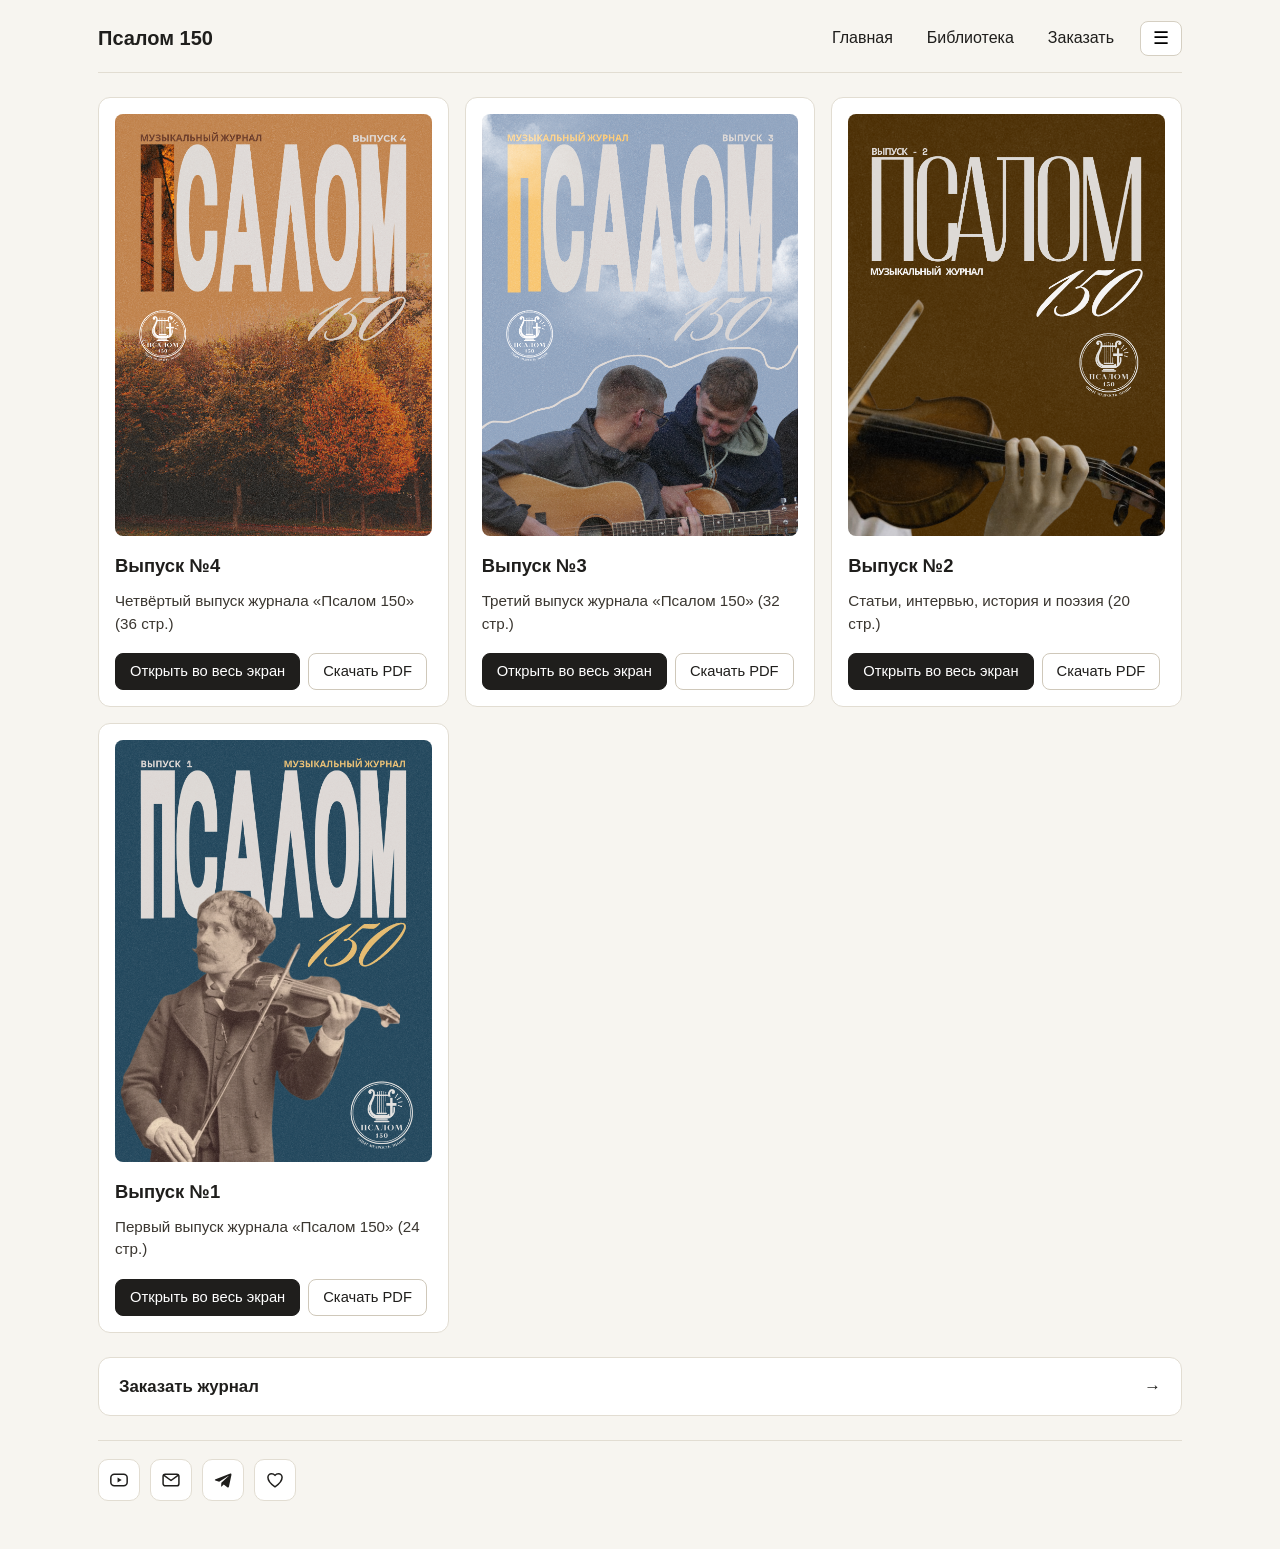
<file: index.html>
<!DOCTYPE html>
<html lang="ru">
<head>
  <meta charset="UTF-8" />
  <meta name="viewport" content="width=device-width, initial-scale=1.0" />
  <title>Псалом 150</title>
  <link rel="stylesheet" href="styles.css" />
</head>
<body>
  <div id="drawerBackdrop" class="drawer-backdrop" aria-hidden="true"></div>
  <aside id="sideDrawer" class="drawer" aria-label="Меню навигации" aria-hidden="true">
    <div class="drawer-top">
      <span class="drawer-title">Псалом 150</span>
      <button id="closeDrawerBtn" type="button" class="drawer-close">Закрыть</button>
    </div>
    <div class="drawer-group">
      <div class="drawer-label">Разделы</div>
      <a class="drawer-link" href="index.html"><span>Главная</span><span>→</span></a>
      <a class="drawer-link" href="library.html"><span>Библиотека</span><span>→</span></a>
      <a class="drawer-link" href="library.html#authors-block"><span>Авторы</span><span>→</span></a>
      <a class="drawer-link" href="order.html"><span>Заказать</span><span>→</span></a>
    </div>
    <div class="drawer-group">
      <div class="drawer-label">Выпуски</div>
      <a class="drawer-link" href="issue-4.html"><span>Выпуск №4</span><span>#4</span></a>
      <a class="drawer-link" href="issue-3.html"><span>Выпуск №3</span><span>#3</span></a>
      <a class="drawer-link" href="issue-2.html"><span>Выпуск №2</span><span>#2</span></a>
      <a class="drawer-link" href="issue-1.html"><span>Выпуск №1</span><span>#1</span></a>
    </div>
  </aside>

  <div class="container">
    <header>
      <a href="index.html" class="brand">Псалом 150</a>
      <div class="header-right">
        <div class="top-links">
          <a href="index.html">Главная</a>
          <a href="library.html">Библиотека</a>
          <a href="order.html">Заказать</a>
        </div>
        <button id="openDrawerBtn" type="button" class="menu-btn" aria-label="Открыть меню">☰</button>
      </div>
    </header>

    <section aria-label="Последние выпуски">
      <div id="homeLatestIssues" class="issues-grid"></div>
    </section>

    <section class="order-banner" aria-label="Заказать выпуск">
      <a class="order-banner-link" href="order.html">
        <span>Заказать журнал</span>
        <span>→</span>
      </a>
    </section>

   <footer class="social-bar" aria-label="Соцсети и контакты">
      <a class="social-icon-btn" href="https://www.youtube.com/@Psalm150-DVJS" target="_blank" rel="noopener noreferrer" aria-label="YouTube" title="YouTube">
        <svg class="social-svg" viewBox="0 0 24 24" width="20" height="20" aria-hidden="true">
          <rect x="2.2" y="5.2" width="19.6" height="13.6" rx="4.2" fill="none" stroke="currentColor" stroke-width="1.8" />
          <path d="M10.3 9.1L15.2 12L10.3 14.9V9.1Z" fill="currentColor" />
        </svg>
      </a>
      <a class="social-icon-btn" href="mailto:Psalm150dvjs@gmail.com" aria-label="Почта" title="Почта (Gmail)">
        <svg class="social-svg" viewBox="0 0 24 24" width="20" height="20" aria-hidden="true">
          <rect x="2.5" y="5" width="19" height="14" rx="2.6" fill="none" stroke="currentColor" stroke-width="1.8" />
          <path d="M3.6 6.4L12 12.6L20.4 6.4" fill="none" stroke="currentColor" stroke-width="1.8" stroke-linecap="round" stroke-linejoin="round" />
        </svg>
      </a>
      <a class="social-icon-btn" href="https://t.me/Psalm150DSVJ" target="_blank" rel="noopener noreferrer" aria-label="Telegram" title="Telegram">
        <svg class="social-svg" viewBox="0 0 24 24" width="20" height="20" aria-hidden="true">
          <path d="M20.8 4.2L3.1 11.1C1.9 11.6 1.9 12.3 2.9 12.6L7.4 14L17.9 7.4C18.4 7.1 18.8 7.3 18.5 7.6L10 15.3L9.7 20.1C10.2 20.1 10.4 19.9 10.7 19.6L12.9 17.5L17.5 20.9C18.3 21.3 18.9 21.1 19.1 20.1L22.1 5.9C22.4 4.7 21.7 3.9 20.8 4.2Z" fill="currentColor" />
        </svg>
      </a>
      <a class="social-icon-btn" href="#support" aria-label="Поддержка (скоро)" title="Поддержка (заглушка)">
        <svg class="social-svg" viewBox="0 0 24 24" width="20" height="20" aria-hidden="true">
          <path d="M12 20.2C12 20.2 3.5 14.7 3.5 8.8C3.5 6.3 5.5 4.4 7.9 4.4C9.5 4.4 11 5.2 12 6.5C13 5.2 14.5 4.4 16.1 4.4C18.5 4.4 20.5 6.3 20.5 8.8C20.5 14.7 12 20.2 12 20.2Z" fill="none" stroke="currentColor" stroke-width="1.8" stroke-linejoin="round" />
        </svg>
      </a>
    </footer>
  </div>

  <!-- Полноэкранный просмотрщик страниц выпуска -->
  <div id="issueViewerModal" class="issue-viewer" aria-hidden="true">
    <div class="issue-viewer-hover-zone" aria-hidden="true"></div>
    <div class="issue-viewer-topbar">
      <div class="issue-viewer-title-wrap">
        <strong id="issueViewerTitle">Выпуск</strong>
        <span id="issueViewerPageInfo" class="issue-viewer-page-info"></span>
      </div>
      <div class="issue-viewer-controls">
        <button id="issuePrevPageBtn" type="button" class="viewer-btn">← Назад</button>
        <button id="issueNextPageBtn" type="button" class="viewer-btn">Вперёд →</button>
        <button id="issueSpreadToggleBtn" type="button" class="viewer-btn">Разворот</button>
        <button id="issueFullscreenBtn" type="button" class="viewer-btn" title="На весь экран">⛶</button>
        <button id="issueCloseViewerBtn" type="button" class="viewer-btn viewer-close-btn">✕ Закрыть</button>
      </div>
    </div>
    <div id="issueViewerStage" class="issue-viewer-stage">
      <img id="issuePageImage" class="issue-page-image" alt="" />
      <div id="issueViewerStatus" class="issue-viewer-status"></div>
    </div>
  </div>

  <script src="app.js"></script>
</body>
</html>
</file>
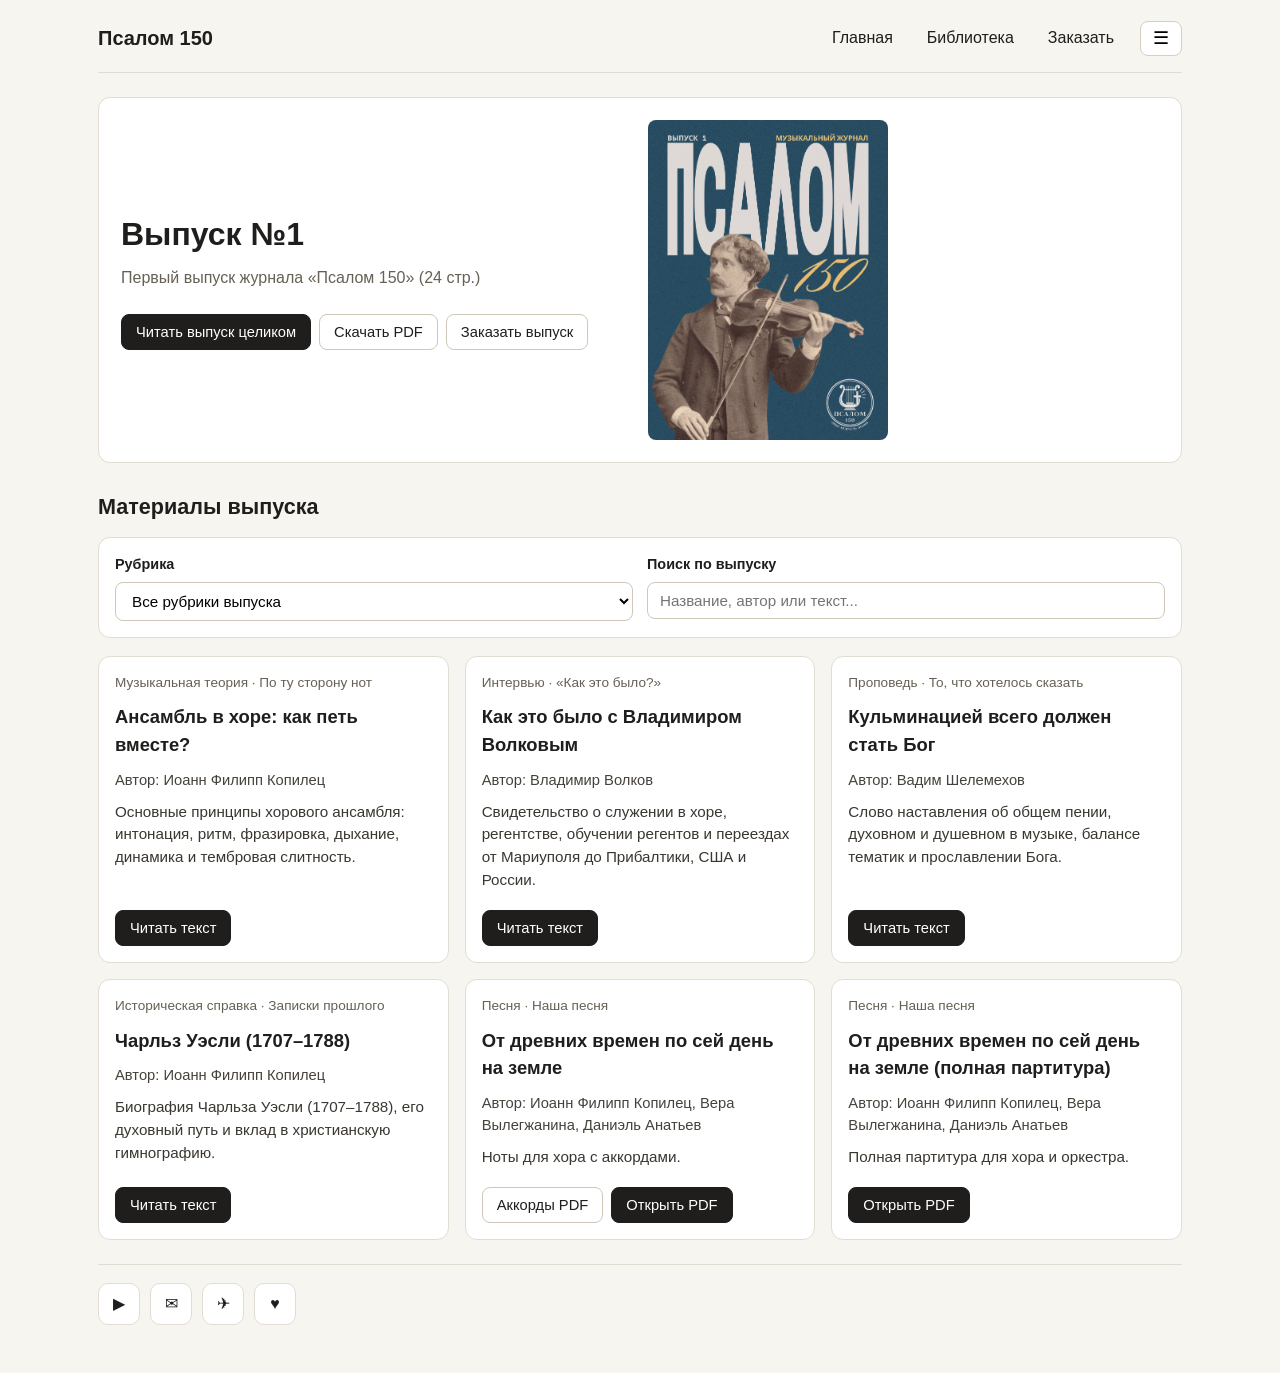
<file: issue-1.html>
<!DOCTYPE html>
<html lang="ru">
<head>
  <meta charset="UTF-8" />
  <meta name="viewport" content="width=device-width, initial-scale=1.0" />
  <title>Выпуск №1 — Псалом 150</title>
  <link rel="stylesheet" href="styles.css" />
</head>
<body>
  <div id="drawerBackdrop" class="drawer-backdrop" aria-hidden="true"></div>
  <aside id="sideDrawer" class="drawer" aria-label="Меню навигации" aria-hidden="true">
    <div class="drawer-top">
      <span class="drawer-title">Псалом 150</span>
      <button id="closeDrawerBtn" type="button" class="drawer-close">Закрыть</button>
    </div>
    <div class="drawer-group">
      <div class="drawer-label">Разделы</div>
      <a class="drawer-link" href="index.html"><span>Главная</span><span>→</span></a>
      <a class="drawer-link" href="library.html"><span>Библиотека</span><span>→</span></a>
      <a class="drawer-link" href="library.html#authors-block"><span>Авторы</span><span>→</span></a>
      <a class="drawer-link" href="order.html"><span>Заказать</span><span>→</span></a>
    </div>
    <div class="drawer-group">
      <div class="drawer-label">Выпуски</div>
      <a class="drawer-link" href="issue-4.html"><span>Выпуск №4</span><span>#4</span></a>
      <a class="drawer-link" href="issue-3.html"><span>Выпуск №3</span><span>#3</span></a>
      <a class="drawer-link" href="issue-2.html"><span>Выпуск №2</span><span>#2</span></a>
      <a class="drawer-link" href="issue-1.html"><span>Выпуск №1</span><span>#1</span></a>
    </div>
  </aside>

  <div class="container">
    <header>
      <a href="index.html" class="brand">Псалом 150</a>
      <div class="header-right">
        <div class="top-links">
          <a href="index.html">Главная</a>
          <a href="library.html">Библиотека</a>
          <a href="order.html">Заказать</a>
        </div>
        <button id="openDrawerBtn" type="button" class="menu-btn" aria-label="Открыть меню">☰</button>
      </div>
    </header>

    <section class="order-panel" aria-label="Информация о выпуске">
      <div class="form-grid" style="align-items: center; margin-bottom: 0;">
        <div>
          <h1 id="issuePageTitle" style="margin-bottom: 8px;">Выпуск №1</h1>
          <p id="issuePageSubtitle" class="muted" style="margin: 0 0 16px;"></p>
          <div class="entry-actions">
            <button id="openFullIssueBtn" type="button" class="btn">Читать выпуск целиком</button>
            <a id="issuePdfLink" class="btn btn-secondary" href="psalm-150-issue-1.pdf" download>Скачать PDF</a>
            <a class="btn btn-secondary" href="order.html">Заказать выпуск</a>
          </div>
        </div>
        <div class="issue-cover-wrap" style="max-width: 240px; margin: 0 auto 0 0;">
          <img id="issuePageCover" class="issue-cover-img" src="" alt="" />
        </div>
      </div>
    </section>

    <h2>Материалы выпуска</h2>

    <section class="filter-panel" aria-label="Фильтр материалов выпуска">
      <div class="filter-grid">
        <div>
          <label for="issueRubricSelect">Рубрика</label>
          <select id="issueRubricSelect">
            <option value="">Все рубрики выпуска</option>
          </select>
        </div>
        <div>
          <label for="issueSearchInput">Поиск по выпуску</label>
          <input id="issueSearchInput" type="search" placeholder="Название, автор или текст..." />
        </div>
      </div>
    </section>

    <section style="margin-top: 18px;" aria-label="Карточки материалов выпуска">
      <div id="issueEntriesList" class="entries-list"></div>
    </section>

    <footer class="social-bar" aria-label="Соцсети и контакты">
      <a class="social-icon-btn" href="https://www.youtube.com/@Psalm150-DVJS" target="_blank" rel="noopener noreferrer" aria-label="YouTube" title="YouTube">▶</a>
      <a class="social-icon-btn" href="mailto:Psalm150dvjs@gmail.com" aria-label="Почта" title="Почта">✉</a>
      <a class="social-icon-btn" href="https://t.me/Psalm150DSVJ" target="_blank" rel="noopener noreferrer" aria-label="Telegram" title="Telegram">✈</a>
      <a class="social-icon-btn" href="#support" aria-label="Поддержка (скоро)" title="Поддержка (заглушка)">♥</a>
    </footer>
  </div>

  <div id="issueViewerModal" class="issue-viewer" aria-hidden="true">
    <div class="issue-viewer-hover-zone" aria-hidden="true"></div>
    <div class="issue-viewer-topbar">
      <div class="issue-viewer-title-wrap">
        <strong id="issueViewerTitle">Выпуск</strong>
        <span id="issueViewerPageInfo" class="issue-viewer-page-info"></span>
      </div>
      <div class="issue-viewer-controls">
        <button id="issuePrevPageBtn" type="button" class="viewer-btn">← Назад</button>
        <button id="issueNextPageBtn" type="button" class="viewer-btn">Вперёд →</button>
        <button id="issueSpreadToggleBtn" type="button" class="viewer-btn">Разворот</button>
        <button id="issueFullscreenBtn" type="button" class="viewer-btn" title="На весь экран">⛶</button>
        <button id="issueCloseViewerBtn" type="button" class="viewer-btn viewer-close-btn">✕ Закрыть</button>
      </div>
    </div>
    <div id="issueViewerStage" class="issue-viewer-stage">
      <img id="issuePageImage" class="issue-page-image" alt="" />
      <div id="issueViewerStatus" class="issue-viewer-status"></div>
    </div>
  </div>

  <script src="app.js"></script>
  <script>initIssuePage(1);</script>
</body>
</html>
</file>
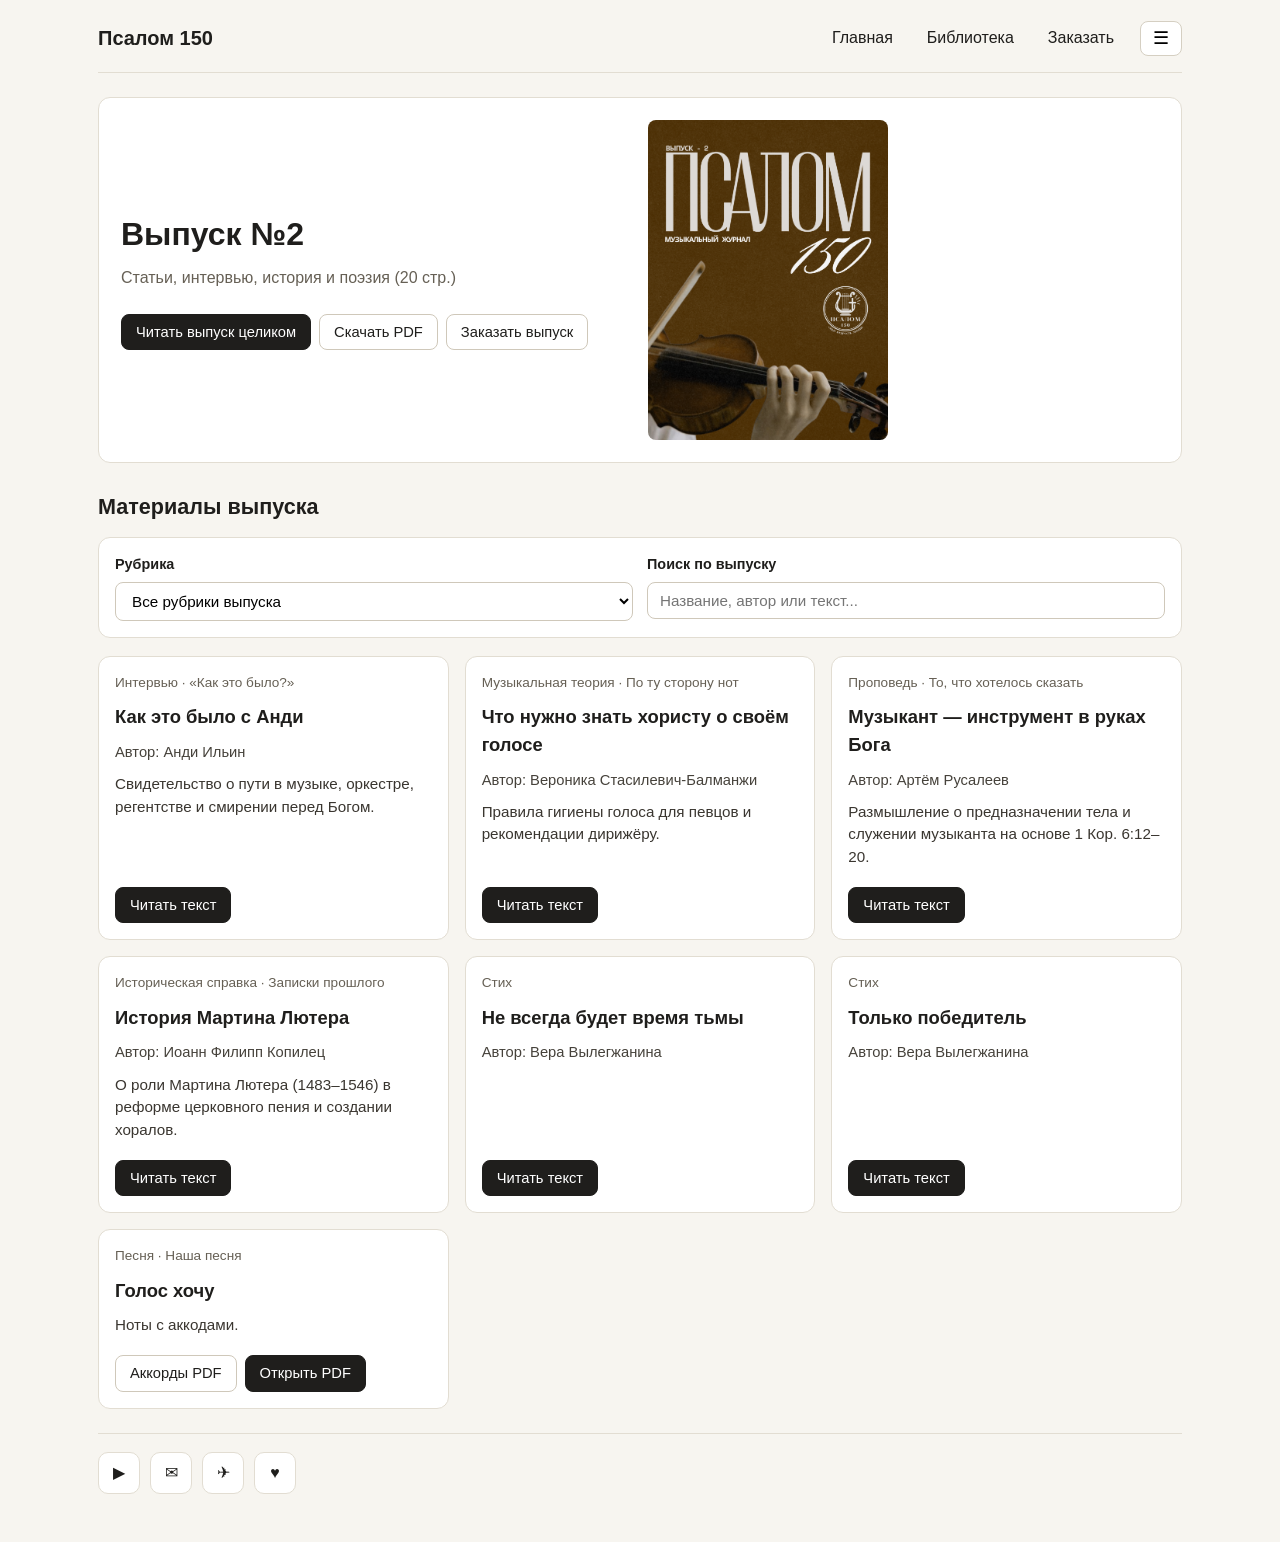
<file: issue-2.html>
<!DOCTYPE html>
<html lang="ru">
<head>
  <meta charset="UTF-8" />
  <meta name="viewport" content="width=device-width, initial-scale=1.0" />
  <title>Выпуск №2 — Псалом 150</title>
  <link rel="stylesheet" href="styles.css" />
</head>
<body>
  <div id="drawerBackdrop" class="drawer-backdrop" aria-hidden="true"></div>
  <aside id="sideDrawer" class="drawer" aria-label="Меню навигации" aria-hidden="true">
    <div class="drawer-top">
      <span class="drawer-title">Псалом 150</span>
      <button id="closeDrawerBtn" type="button" class="drawer-close">Закрыть</button>
    </div>
    <div class="drawer-group">
      <div class="drawer-label">Разделы</div>
      <a class="drawer-link" href="index.html"><span>Главная</span><span>→</span></a>
      <a class="drawer-link" href="library.html"><span>Библиотека</span><span>→</span></a>
      <a class="drawer-link" href="library.html#authors-block"><span>Авторы</span><span>→</span></a>
      <a class="drawer-link" href="order.html"><span>Заказать</span><span>→</span></a>
    </div>
    <div class="drawer-group">
      <div class="drawer-label">Выпуски</div>
      <a class="drawer-link" href="issue-4.html"><span>Выпуск №4</span><span>#4</span></a>
      <a class="drawer-link" href="issue-3.html"><span>Выпуск №3</span><span>#3</span></a>
      <a class="drawer-link" href="issue-2.html"><span>Выпуск №2</span><span>#2</span></a>
      <a class="drawer-link" href="issue-1.html"><span>Выпуск №1</span><span>#1</span></a>
    </div>
  </aside>

  <div class="container">
    <header>
      <a href="index.html" class="brand">Псалом 150</a>
      <div class="header-right">
        <div class="top-links">
          <a href="index.html">Главная</a>
          <a href="library.html">Библиотека</a>
          <a href="order.html">Заказать</a>
        </div>
        <button id="openDrawerBtn" type="button" class="menu-btn" aria-label="Открыть меню">☰</button>
      </div>
    </header>

    <section class="order-panel" aria-label="Информация о выпуске">
      <div class="form-grid" style="align-items: center; margin-bottom: 0;">
        <div>
          <h1 id="issuePageTitle" style="margin-bottom: 8px;">Выпуск №2</h1>
          <p id="issuePageSubtitle" class="muted" style="margin: 0 0 16px;"></p>
          <div class="entry-actions">
            <button id="openFullIssueBtn" type="button" class="btn">Читать выпуск целиком</button>
            <a id="issuePdfLink" class="btn btn-secondary" href="psalm-150-issue-2.pdf" download>Скачать PDF</a>
            <a class="btn btn-secondary" href="order.html">Заказать выпуск</a>
          </div>
        </div>
        <div class="issue-cover-wrap" style="max-width: 240px; margin: 0 auto 0 0;">
          <img id="issuePageCover" class="issue-cover-img" src="" alt="" />
        </div>
      </div>
    </section>

    <h2>Материалы выпуска</h2>

    <section class="filter-panel" aria-label="Фильтр материалов выпуска">
      <div class="filter-grid">
        <div>
          <label for="issueRubricSelect">Рубрика</label>
          <select id="issueRubricSelect">
            <option value="">Все рубрики выпуска</option>
          </select>
        </div>
        <div>
          <label for="issueSearchInput">Поиск по выпуску</label>
          <input id="issueSearchInput" type="search" placeholder="Название, автор или текст..." />
        </div>
      </div>
    </section>

    <section style="margin-top: 18px;" aria-label="Карточки материалов выпуска">
      <div id="issueEntriesList" class="entries-list"></div>
    </section>

    <footer class="social-bar" aria-label="Соцсети и контакты">
      <a class="social-icon-btn" href="https://www.youtube.com/@Psalm150-DVJS" target="_blank" rel="noopener noreferrer" aria-label="YouTube" title="YouTube">▶</a>
      <a class="social-icon-btn" href="mailto:Psalm150dvjs@gmail.com" aria-label="Почта" title="Почта">✉</a>
      <a class="social-icon-btn" href="https://t.me/Psalm150DSVJ" target="_blank" rel="noopener noreferrer" aria-label="Telegram" title="Telegram">✈</a>
      <a class="social-icon-btn" href="#support" aria-label="Поддержка (скоро)" title="Поддержка (заглушка)">♥</a>
    </footer>
  </div>

  <div id="issueViewerModal" class="issue-viewer" aria-hidden="true">
    <div class="issue-viewer-hover-zone" aria-hidden="true"></div>
    <div class="issue-viewer-topbar">
      <div class="issue-viewer-title-wrap">
        <strong id="issueViewerTitle">Выпуск</strong>
        <span id="issueViewerPageInfo" class="issue-viewer-page-info"></span>
      </div>
      <div class="issue-viewer-controls">
        <button id="issuePrevPageBtn" type="button" class="viewer-btn">← Назад</button>
        <button id="issueNextPageBtn" type="button" class="viewer-btn">Вперёд →</button>
        <button id="issueSpreadToggleBtn" type="button" class="viewer-btn">Разворот</button>
        <button id="issueFullscreenBtn" type="button" class="viewer-btn" title="На весь экран">⛶</button>
        <button id="issueCloseViewerBtn" type="button" class="viewer-btn viewer-close-btn">✕ Закрыть</button>
      </div>
    </div>
    <div id="issueViewerStage" class="issue-viewer-stage">
      <img id="issuePageImage" class="issue-page-image" alt="" />
      <div id="issueViewerStatus" class="issue-viewer-status"></div>
    </div>
  </div>

  <script src="app.js"></script>
  <script>initIssuePage(2);</script>
</body>
</html>
</file>
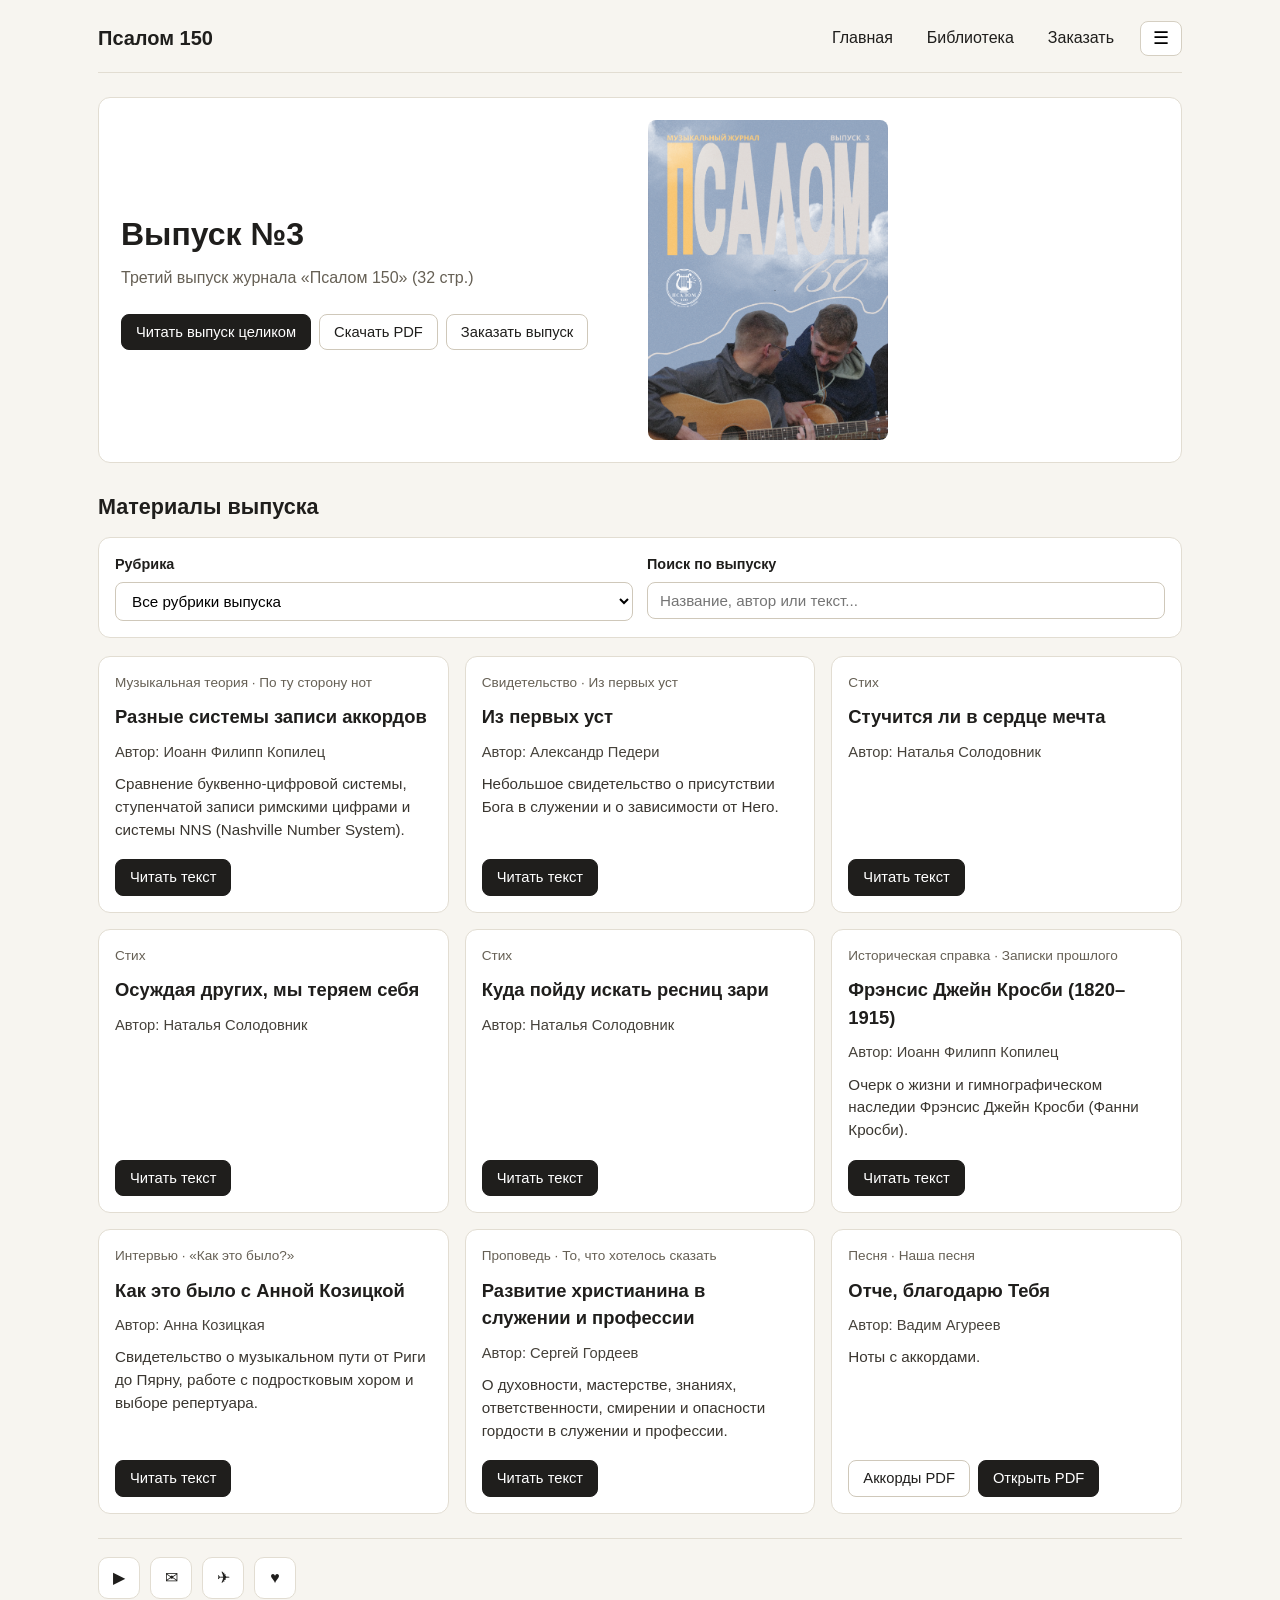
<file: issue-3.html>
<!DOCTYPE html>
<html lang="ru">
<head>
  <meta charset="UTF-8" />
  <meta name="viewport" content="width=device-width, initial-scale=1.0" />
  <title>Выпуск №3 — Псалом 150</title>
  <link rel="stylesheet" href="styles.css" />
</head>
<body>
  <div id="drawerBackdrop" class="drawer-backdrop" aria-hidden="true"></div>
  <aside id="sideDrawer" class="drawer" aria-label="Меню навигации" aria-hidden="true">
    <div class="drawer-top">
      <span class="drawer-title">Псалом 150</span>
      <button id="closeDrawerBtn" type="button" class="drawer-close">Закрыть</button>
    </div>
    <div class="drawer-group">
      <div class="drawer-label">Разделы</div>
      <a class="drawer-link" href="index.html"><span>Главная</span><span>→</span></a>
      <a class="drawer-link" href="library.html"><span>Библиотека</span><span>→</span></a>
      <a class="drawer-link" href="library.html#authors-block"><span>Авторы</span><span>→</span></a>
      <a class="drawer-link" href="order.html"><span>Заказать</span><span>→</span></a>
    </div>
    <div class="drawer-group">
      <div class="drawer-label">Выпуски</div>
      <a class="drawer-link" href="issue-4.html"><span>Выпуск №4</span><span>#4</span></a>
      <a class="drawer-link" href="issue-3.html"><span>Выпуск №3</span><span>#3</span></a>
      <a class="drawer-link" href="issue-2.html"><span>Выпуск №2</span><span>#2</span></a>
      <a class="drawer-link" href="issue-1.html"><span>Выпуск №1</span><span>#1</span></a>
    </div>
  </aside>

  <div class="container">
    <header>
      <a href="index.html" class="brand">Псалом 150</a>
      <div class="header-right">
        <div class="top-links">
          <a href="index.html">Главная</a>
          <a href="library.html">Библиотека</a>
          <a href="order.html">Заказать</a>
        </div>
        <button id="openDrawerBtn" type="button" class="menu-btn" aria-label="Открыть меню">☰</button>
      </div>
    </header>

    <section class="order-panel" aria-label="Информация о выпуске">
      <div class="form-grid" style="align-items: center; margin-bottom: 0;">
        <div>
          <h1 id="issuePageTitle" style="margin-bottom: 8px;">Выпуск №3</h1>
          <p id="issuePageSubtitle" class="muted" style="margin: 0 0 16px;"></p>
          <div class="entry-actions">
            <button id="openFullIssueBtn" type="button" class="btn">Читать выпуск целиком</button>
            <a id="issuePdfLink" class="btn btn-secondary" href="psalm-150-issue-3.pdf" download>Скачать PDF</a>
            <a class="btn btn-secondary" href="order.html">Заказать выпуск</a>
          </div>
        </div>
        <div class="issue-cover-wrap" style="max-width: 240px; margin: 0 auto 0 0;">
          <img id="issuePageCover" class="issue-cover-img" src="" alt="" />
        </div>
      </div>
    </section>

    <h2>Материалы выпуска</h2>

    <section class="filter-panel" aria-label="Фильтр материалов выпуска">
      <div class="filter-grid">
        <div>
          <label for="issueRubricSelect">Рубрика</label>
          <select id="issueRubricSelect">
            <option value="">Все рубрики выпуска</option>
          </select>
        </div>
        <div>
          <label for="issueSearchInput">Поиск по выпуску</label>
          <input id="issueSearchInput" type="search" placeholder="Название, автор или текст..." />
        </div>
      </div>
    </section>

    <section style="margin-top: 18px;" aria-label="Карточки материалов выпуска">
      <div id="issueEntriesList" class="entries-list"></div>
    </section>

    <footer class="social-bar" aria-label="Соцсети и контакты">
      <a class="social-icon-btn" href="https://www.youtube.com/@Psalm150-DVJS" target="_blank" rel="noopener noreferrer" aria-label="YouTube" title="YouTube">▶</a>
      <a class="social-icon-btn" href="mailto:Psalm150dvjs@gmail.com" aria-label="Почта" title="Почта">✉</a>
      <a class="social-icon-btn" href="https://t.me/Psalm150DSVJ" target="_blank" rel="noopener noreferrer" aria-label="Telegram" title="Telegram">✈</a>
      <a class="social-icon-btn" href="#support" aria-label="Поддержка (скоро)" title="Поддержка (заглушка)">♥</a>
    </footer>
  </div>

  <div id="issueViewerModal" class="issue-viewer" aria-hidden="true">
    <div class="issue-viewer-hover-zone" aria-hidden="true"></div>
    <div class="issue-viewer-topbar">
      <div class="issue-viewer-title-wrap">
        <strong id="issueViewerTitle">Выпуск</strong>
        <span id="issueViewerPageInfo" class="issue-viewer-page-info"></span>
      </div>
      <div class="issue-viewer-controls">
        <button id="issuePrevPageBtn" type="button" class="viewer-btn">← Назад</button>
        <button id="issueNextPageBtn" type="button" class="viewer-btn">Вперёд →</button>
        <button id="issueSpreadToggleBtn" type="button" class="viewer-btn">Разворот</button>
        <button id="issueFullscreenBtn" type="button" class="viewer-btn" title="На весь экран">⛶</button>
        <button id="issueCloseViewerBtn" type="button" class="viewer-btn viewer-close-btn">✕ Закрыть</button>
      </div>
    </div>
    <div id="issueViewerStage" class="issue-viewer-stage">
      <img id="issuePageImage" class="issue-page-image" alt="" />
      <div id="issueViewerStatus" class="issue-viewer-status"></div>
    </div>
  </div>

  <script src="app.js"></script>
  <script>initIssuePage(3);</script>
</body>
</html>
</file>
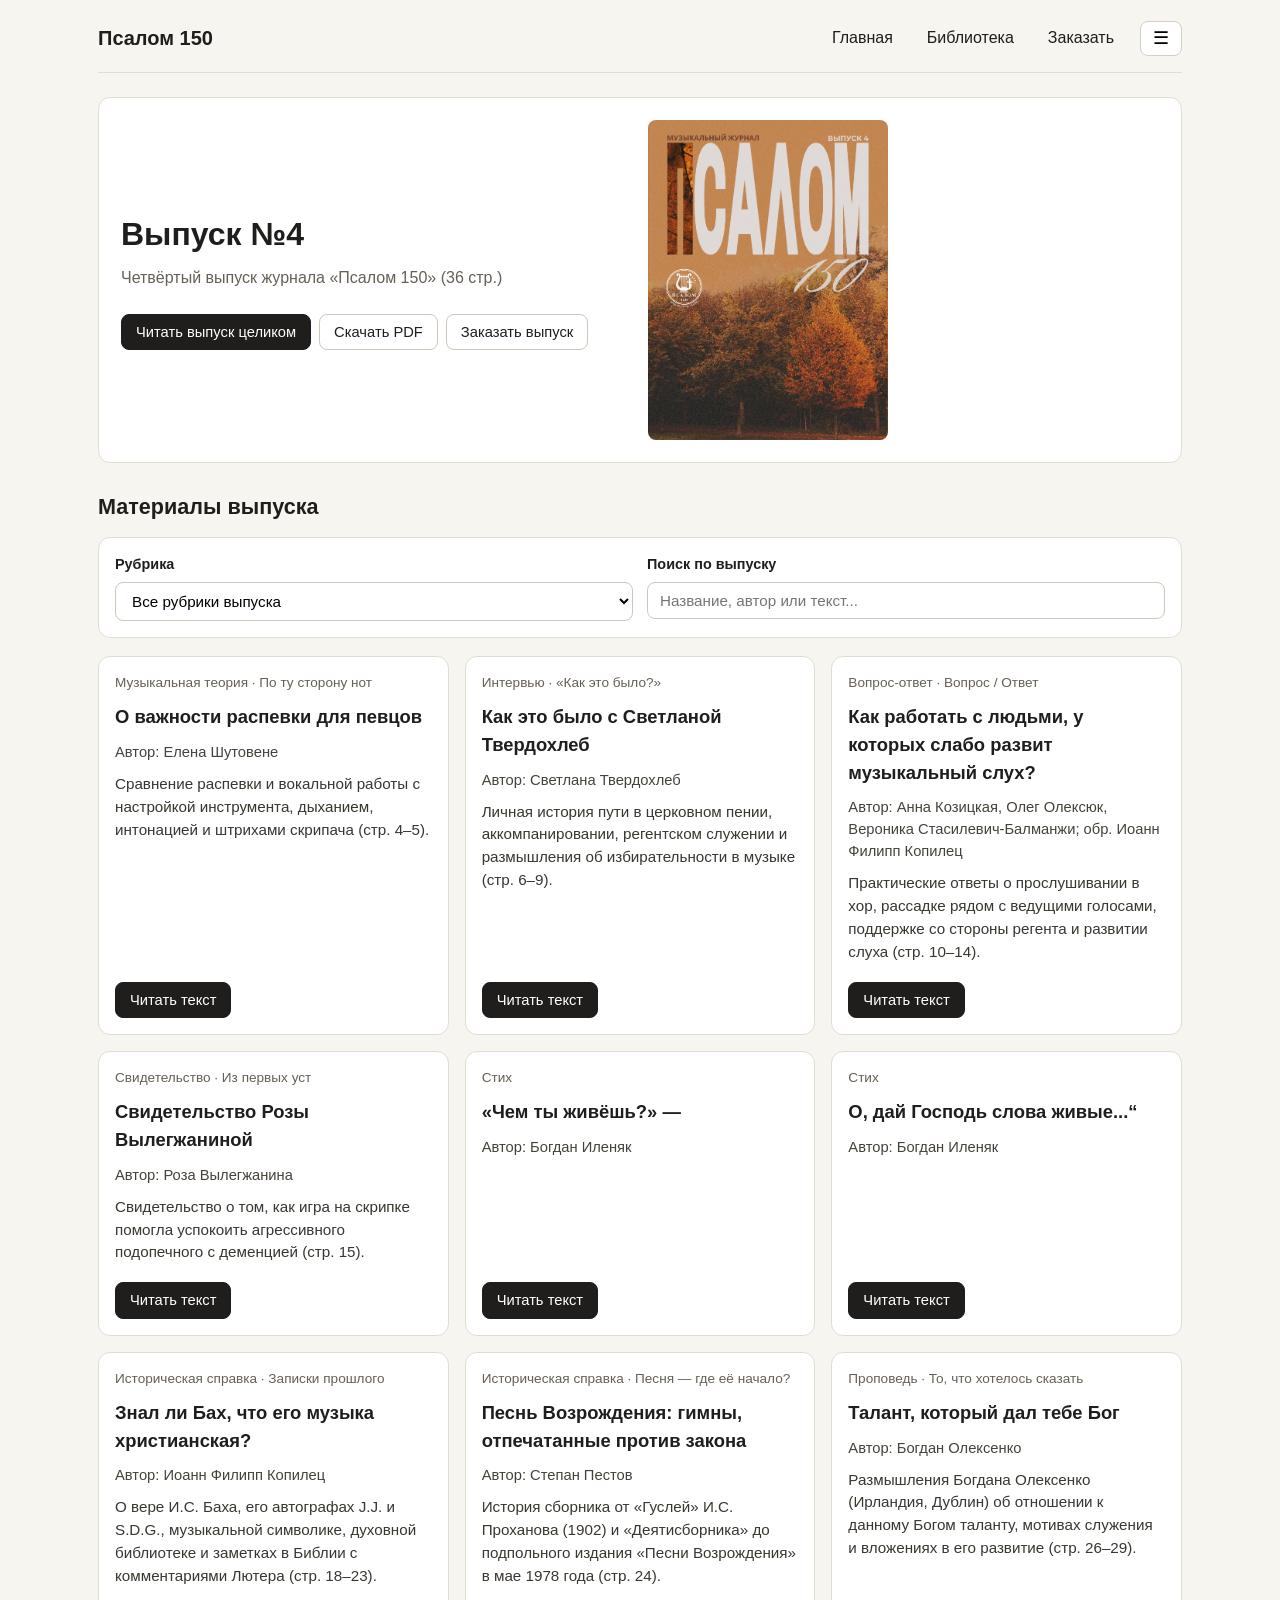
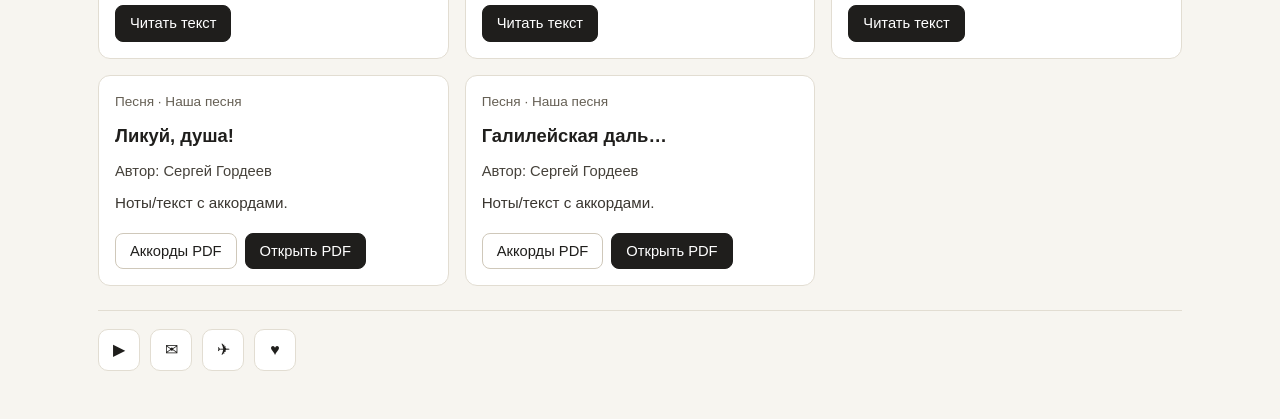
<file: issue-4.html>
<!DOCTYPE html>
<html lang="ru">
<head>
  <meta charset="UTF-8" />
  <meta name="viewport" content="width=device-width, initial-scale=1.0" />
  <title>Выпуск №4 — Псалом 150</title>
  <link rel="stylesheet" href="styles.css" />
</head>
<body>
  <div id="drawerBackdrop" class="drawer-backdrop" aria-hidden="true"></div>
  <aside id="sideDrawer" class="drawer" aria-label="Меню навигации" aria-hidden="true">
    <div class="drawer-top">
      <span class="drawer-title">Псалом 150</span>
      <button id="closeDrawerBtn" type="button" class="drawer-close">Закрыть</button>
    </div>
    <div class="drawer-group">
      <div class="drawer-label">Разделы</div>
      <a class="drawer-link" href="index.html"><span>Главная</span><span>→</span></a>
      <a class="drawer-link" href="library.html"><span>Библиотека</span><span>→</span></a>
      <a class="drawer-link" href="library.html#authors-block"><span>Авторы</span><span>→</span></a>
      <a class="drawer-link" href="order.html"><span>Заказать</span><span>→</span></a>
    </div>
    <div class="drawer-group">
      <div class="drawer-label">Выпуски</div>
      <a class="drawer-link" href="issue-4.html"><span>Выпуск №4</span><span>#4</span></a>
      <a class="drawer-link" href="issue-3.html"><span>Выпуск №3</span><span>#3</span></a>
      <a class="drawer-link" href="issue-2.html"><span>Выпуск №2</span><span>#2</span></a>
      <a class="drawer-link" href="issue-1.html"><span>Выпуск №1</span><span>#1</span></a>
    </div>
  </aside>

  <div class="container">
    <header>
      <a href="index.html" class="brand">Псалом 150</a>
      <div class="header-right">
        <div class="top-links">
          <a href="index.html">Главная</a>
          <a href="library.html">Библиотека</a>
          <a href="order.html">Заказать</a>
        </div>
        <button id="openDrawerBtn" type="button" class="menu-btn" aria-label="Открыть меню">☰</button>
      </div>
    </header>

    <section class="order-panel" aria-label="Информация о выпуске">
      <div class="form-grid" style="align-items: center; margin-bottom: 0;">
        <div>
          <h1 id="issuePageTitle" style="margin-bottom: 8px;">Выпуск №4</h1>
          <p id="issuePageSubtitle" class="muted" style="margin: 0 0 16px;"></p>
          <div class="entry-actions">
            <button id="openFullIssueBtn" type="button" class="btn">Читать выпуск целиком</button>
            <a id="issuePdfLink" class="btn btn-secondary" href="psalm-150-issue-4.pdf" download>Скачать PDF</a>
            <a class="btn btn-secondary" href="order.html">Заказать выпуск</a>
          </div>
        </div>
        <div class="issue-cover-wrap" style="max-width: 240px; margin: 0 auto 0 0;">
          <img id="issuePageCover" class="issue-cover-img" src="" alt="" />
        </div>
      </div>
    </section>

    <h2>Материалы выпуска</h2>

    <section class="filter-panel" aria-label="Фильтр материалов выпуска">
      <div class="filter-grid">
        <div>
          <label for="issueRubricSelect">Рубрика</label>
          <select id="issueRubricSelect">
            <option value="">Все рубрики выпуска</option>
          </select>
        </div>
        <div>
          <label for="issueSearchInput">Поиск по выпуску</label>
          <input id="issueSearchInput" type="search" placeholder="Название, автор или текст..." />
        </div>
      </div>
    </section>

    <section style="margin-top: 18px;" aria-label="Карточки материалов выпуска">
      <div id="issueEntriesList" class="entries-list"></div>
    </section>

    <footer class="social-bar" aria-label="Соцсети и контакты">
      <a class="social-icon-btn" href="https://www.youtube.com/@Psalm150-DVJS" target="_blank" rel="noopener noreferrer" aria-label="YouTube" title="YouTube">▶</a>
      <a class="social-icon-btn" href="mailto:Psalm150dvjs@gmail.com" aria-label="Почта" title="Почта">✉</a>
      <a class="social-icon-btn" href="https://t.me/Psalm150DSVJ" target="_blank" rel="noopener noreferrer" aria-label="Telegram" title="Telegram">✈</a>
      <a class="social-icon-btn" href="#support" aria-label="Поддержка (скоро)" title="Поддержка (заглушка)">♥</a>
    </footer>
  </div>

  <div id="issueViewerModal" class="issue-viewer" aria-hidden="true">
    <div class="issue-viewer-hover-zone" aria-hidden="true"></div>
    <div class="issue-viewer-topbar">
      <div class="issue-viewer-title-wrap">
        <strong id="issueViewerTitle">Выпуск</strong>
        <span id="issueViewerPageInfo" class="issue-viewer-page-info"></span>
      </div>
      <div class="issue-viewer-controls">
        <button id="issuePrevPageBtn" type="button" class="viewer-btn">← Назад</button>
        <button id="issueNextPageBtn" type="button" class="viewer-btn">Вперёд →</button>
        <button id="issueSpreadToggleBtn" type="button" class="viewer-btn">Разворот</button>
        <button id="issueFullscreenBtn" type="button" class="viewer-btn" title="На весь экран">⛶</button>
        <button id="issueCloseViewerBtn" type="button" class="viewer-btn viewer-close-btn">✕ Закрыть</button>
      </div>
    </div>
    <div id="issueViewerStage" class="issue-viewer-stage">
      <img id="issuePageImage" class="issue-page-image" alt="" />
      <div id="issueViewerStatus" class="issue-viewer-status"></div>
    </div>
  </div>

  <script src="app.js"></script>
  <script>initIssuePage(4);</script>
</body>
</html>
</file>
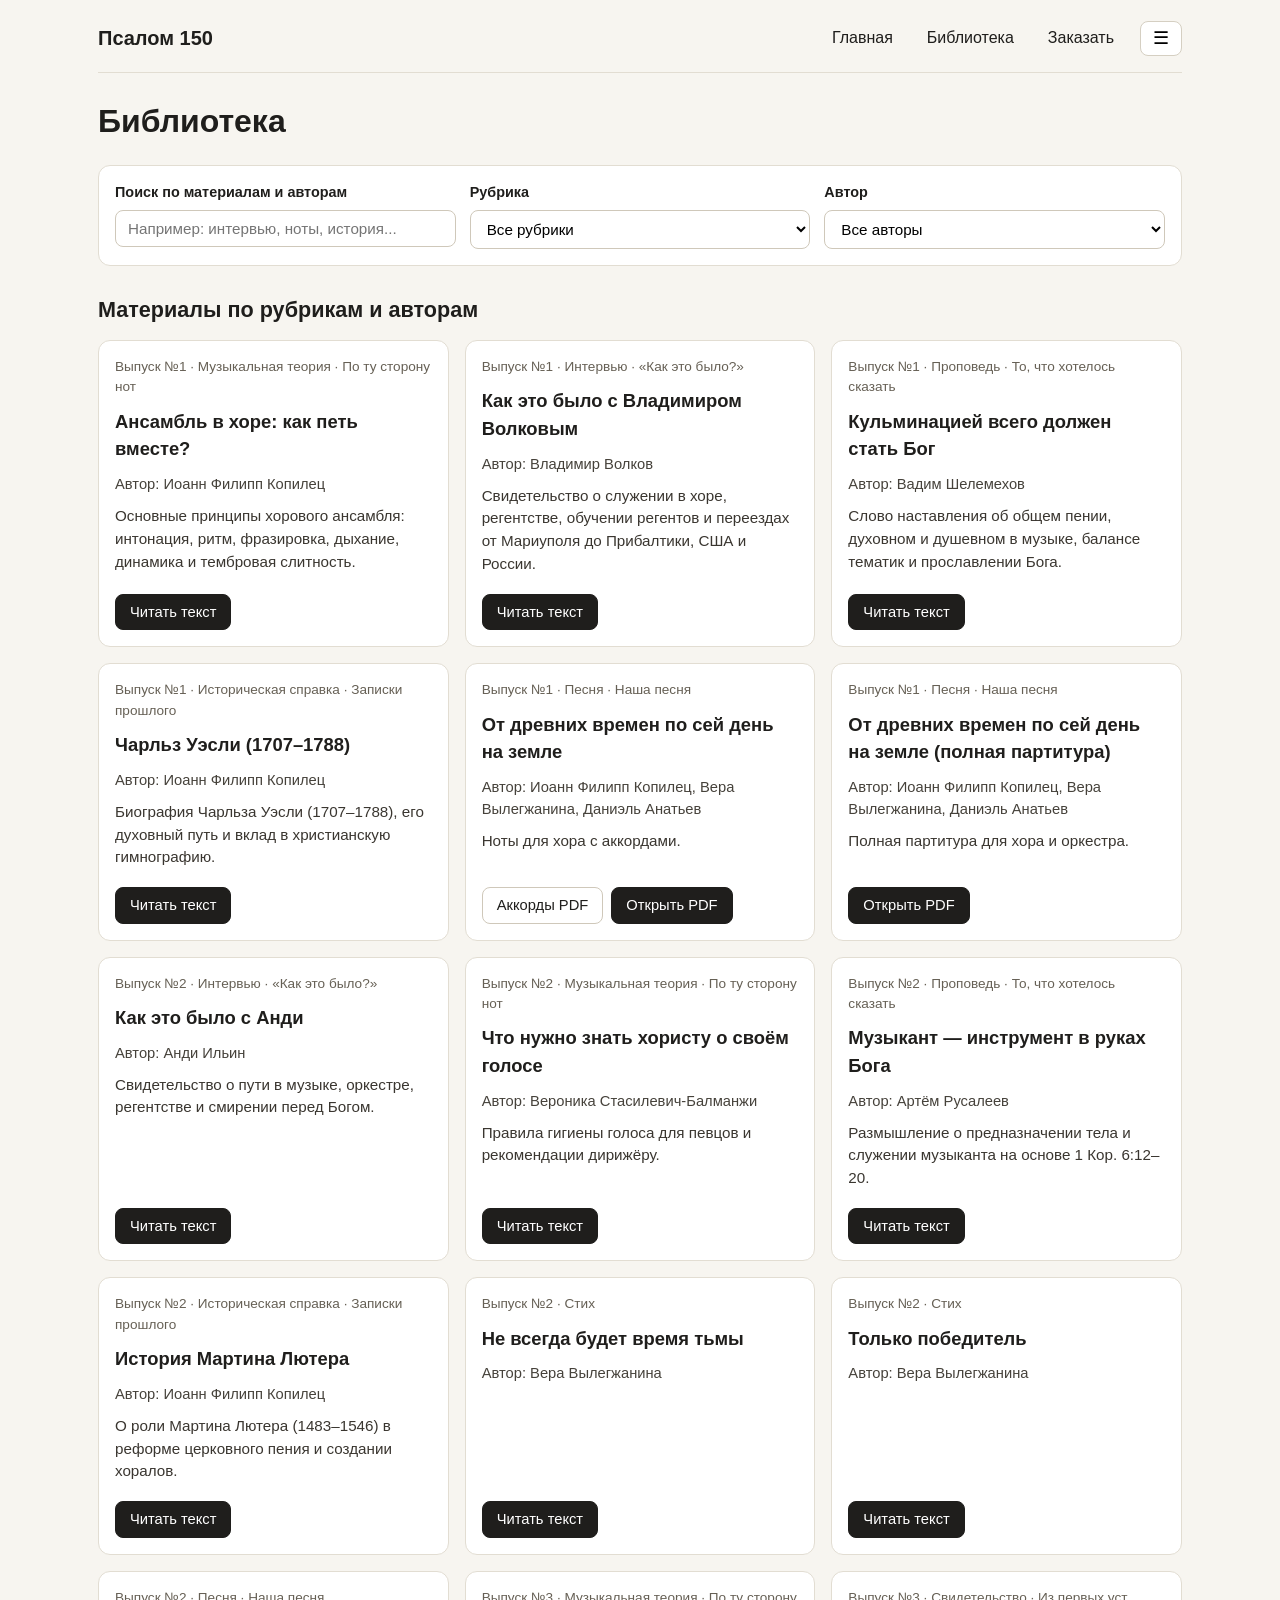
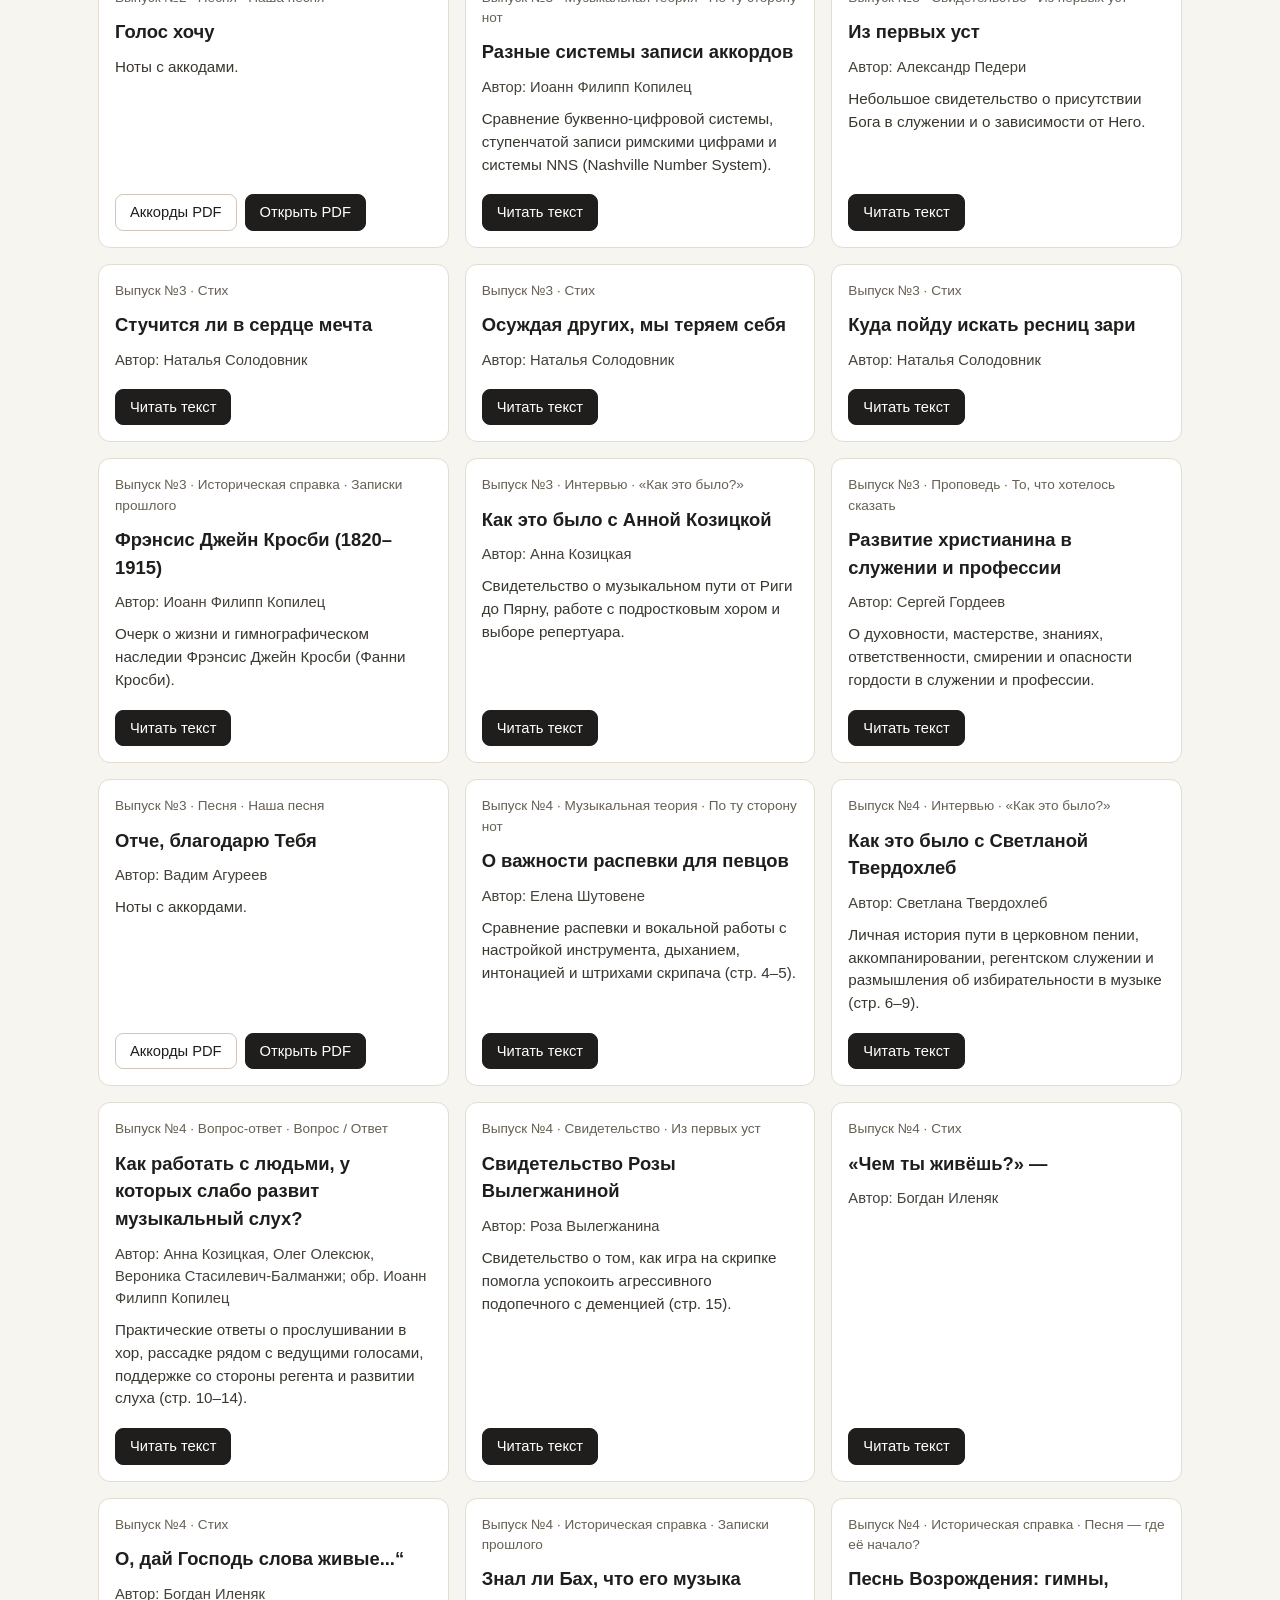
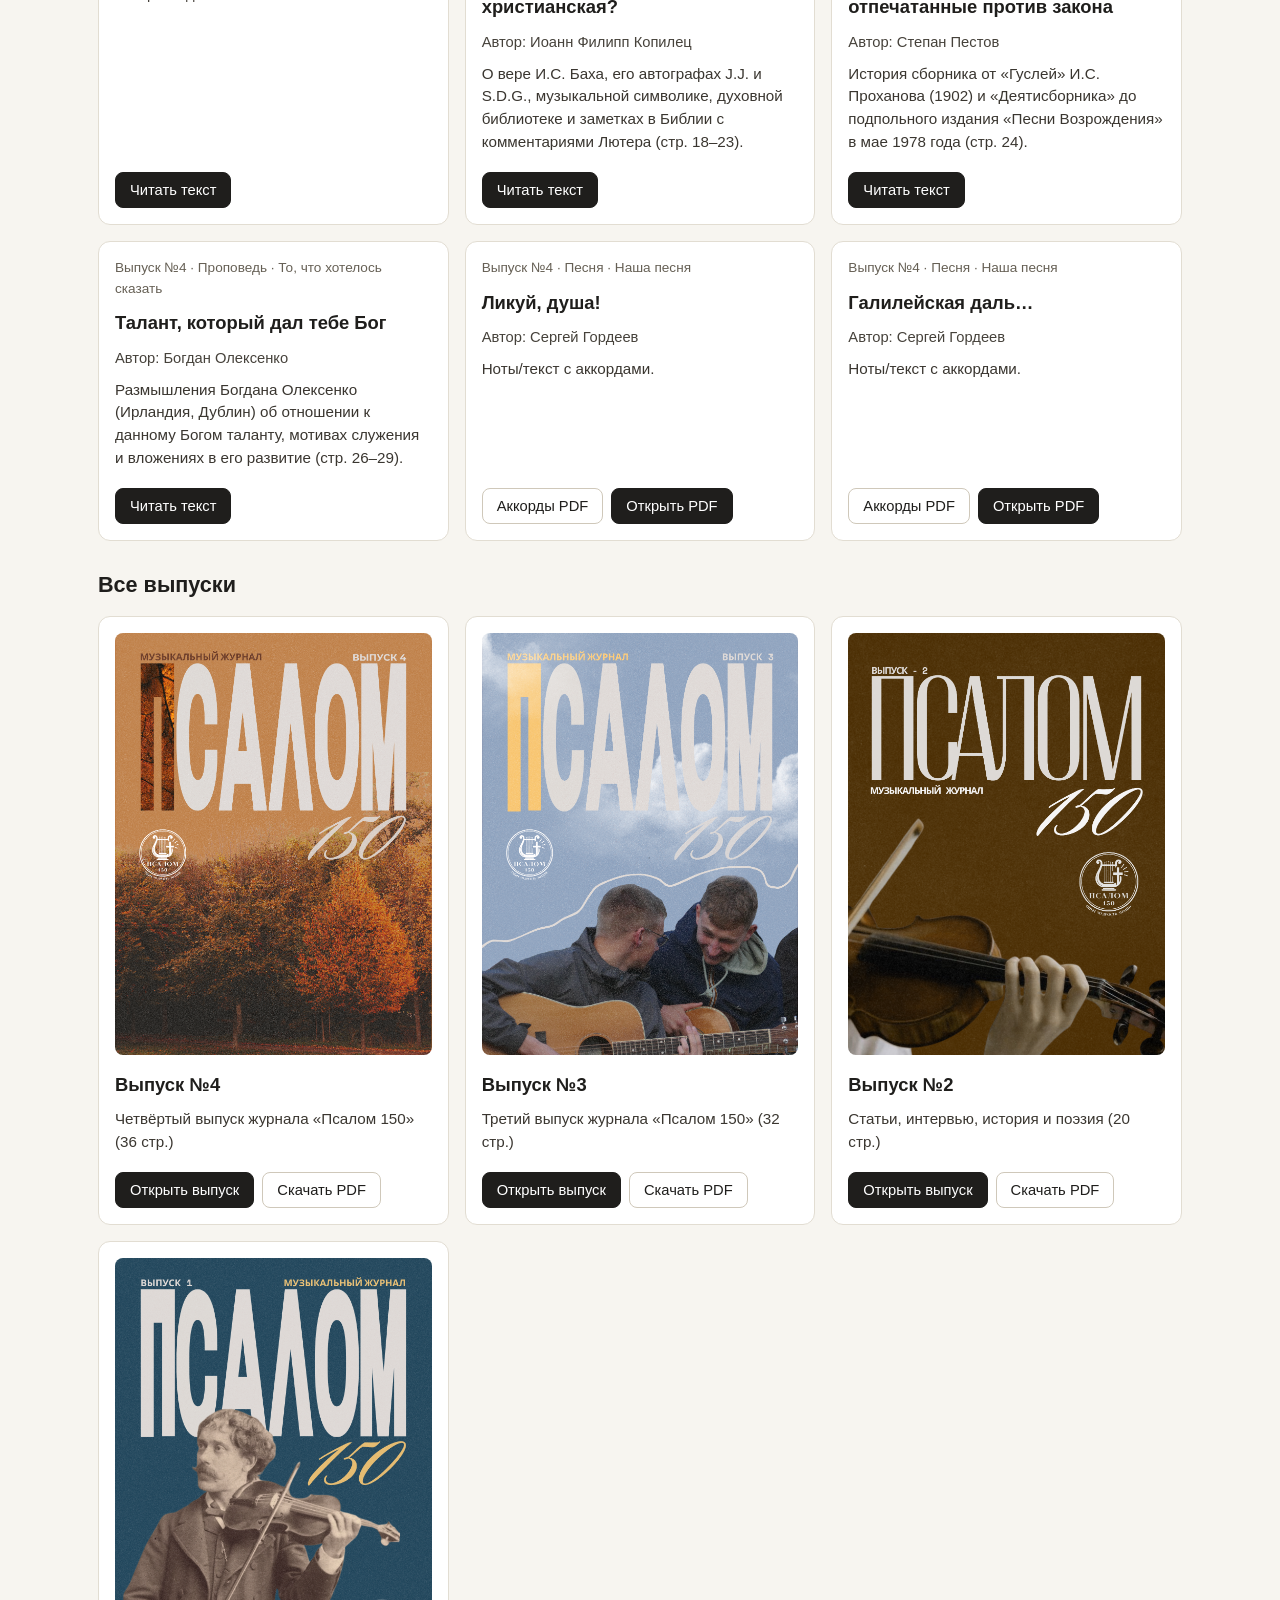
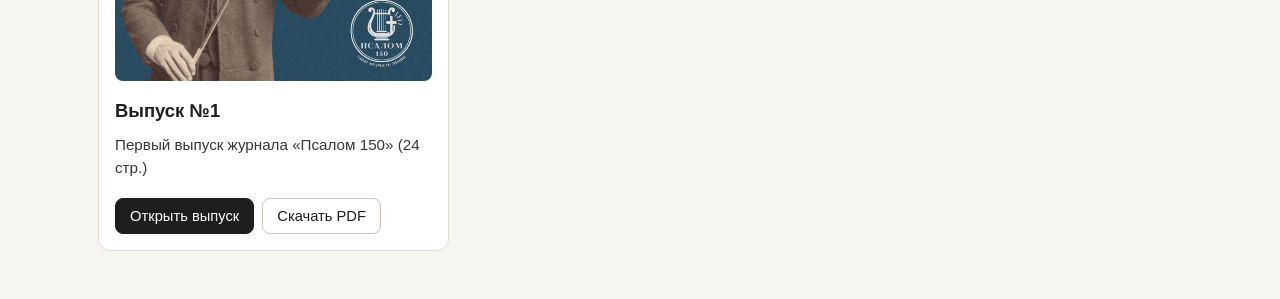
<file: library.html>
<!DOCTYPE html>
<html lang="ru">
<head>
  <meta charset="UTF-8" />
  <meta name="viewport" content="width=device-width, initial-scale=1.0" />
  <title>Библиотека — Псалом 150</title>
  <link rel="stylesheet" href="styles.css" />
</head>
<body>
  <div id="drawerBackdrop" class="drawer-backdrop" aria-hidden="true"></div>
  <aside id="sideDrawer" class="drawer" aria-label="Меню навигации" aria-hidden="true">
    <div class="drawer-top">
      <span class="drawer-title">Псалом 150</span>
      <button id="closeDrawerBtn" type="button" class="drawer-close">Закрыть</button>
    </div>
    <div class="drawer-group">
      <div class="drawer-label">Разделы</div>
      <a class="drawer-link" href="index.html"><span>Главная</span><span>→</span></a>
      <a class="drawer-link" href="library.html"><span>Библиотека</span><span>→</span></a>
      <a class="drawer-link" href="library.html#authors-block"><span>Авторы</span><span>→</span></a>
      <a class="drawer-link" href="order.html"><span>Заказать</span><span>→</span></a>
    </div>
    <div class="drawer-group">
      <div class="drawer-label">Выпуски</div>
      <a class="drawer-link" href="issue-4.html"><span>Выпуск №4</span><span>#4</span></a>
      <a class="drawer-link" href="issue-3.html"><span>Выпуск №3</span><span>#3</span></a>
      <a class="drawer-link" href="issue-2.html"><span>Выпуск №2</span><span>#2</span></a>
      <a class="drawer-link" href="issue-1.html"><span>Выпуск №1</span><span>#1</span></a>
    </div>
  </aside>

  <div class="container">
    <header>
      <a href="index.html" class="brand">Псалом 150</a>
      <div class="header-right">
        <div class="top-links">
          <a href="index.html">Главная</a>
          <a href="library.html">Библиотека</a>
          <a href="order.html">Заказать</a>
        </div>
        <button id="openDrawerBtn" type="button" class="menu-btn" aria-label="Открыть меню">☰</button>
      </div>
    </header>

    <h1>Библиотека</h1>

    <section class="filter-panel">
      <div class="filter-grid">
        <div>
          <label for="libSearchInput">Поиск по материалам и авторам</label>
          <input id="libSearchInput" type="search" placeholder="Например: интервью, ноты, история..." />
        </div>
        <div>
          <label for="libRubricSelect">Рубрика</label>
          <select id="libRubricSelect"></select>
        </div>
        <div id="authors-block">
          <label for="libAuthorSelect">Автор</label>
          <select id="libAuthorSelect"></select>
        </div>
      </div>
    </section>

    <section>
      <h2>Материалы по рубрикам и авторам</h2>
      <div id="libraryEntriesList" class="entries-list"></div>
    </section>

    <section>
      <h2>Все выпуски</h2>
      <div id="libraryCoversGrid" class="issues-grid"></div>
    </section>
  </div>

  <!-- Полноэкранный просмотрщик страниц выпуска -->
  <div id="issueViewerModal" class="issue-viewer" aria-hidden="true">
    <div class="issue-viewer-hover-zone" aria-hidden="true"></div>
    <div class="issue-viewer-topbar">
      <div class="issue-viewer-title-wrap">
        <strong id="issueViewerTitle">Выпуск</strong>
        <span id="issueViewerPageInfo" class="issue-viewer-page-info"></span>
      </div>
      <div class="issue-viewer-controls">
        <button id="issuePrevPageBtn" type="button" class="viewer-btn">← Назад</button>
        <button id="issueNextPageBtn" type="button" class="viewer-btn">Вперёд →</button>
        <button id="issueSpreadToggleBtn" type="button" class="viewer-btn">Разворот</button>
        <button id="issueFullscreenBtn" type="button" class="viewer-btn" title="На весь экран">⛶</button>
        <button id="issueCloseViewerBtn" type="button" class="viewer-btn viewer-close-btn">✕ Закрыть</button>
      </div>
    </div>
    <div id="issueViewerStage" class="issue-viewer-stage">
      <img id="issuePageImage" class="issue-page-image" alt="" />
      <div id="issueViewerStatus" class="issue-viewer-status"></div>
    </div>
  </div>

  <script src="app.js"></script>
</body>
</html>
</file>
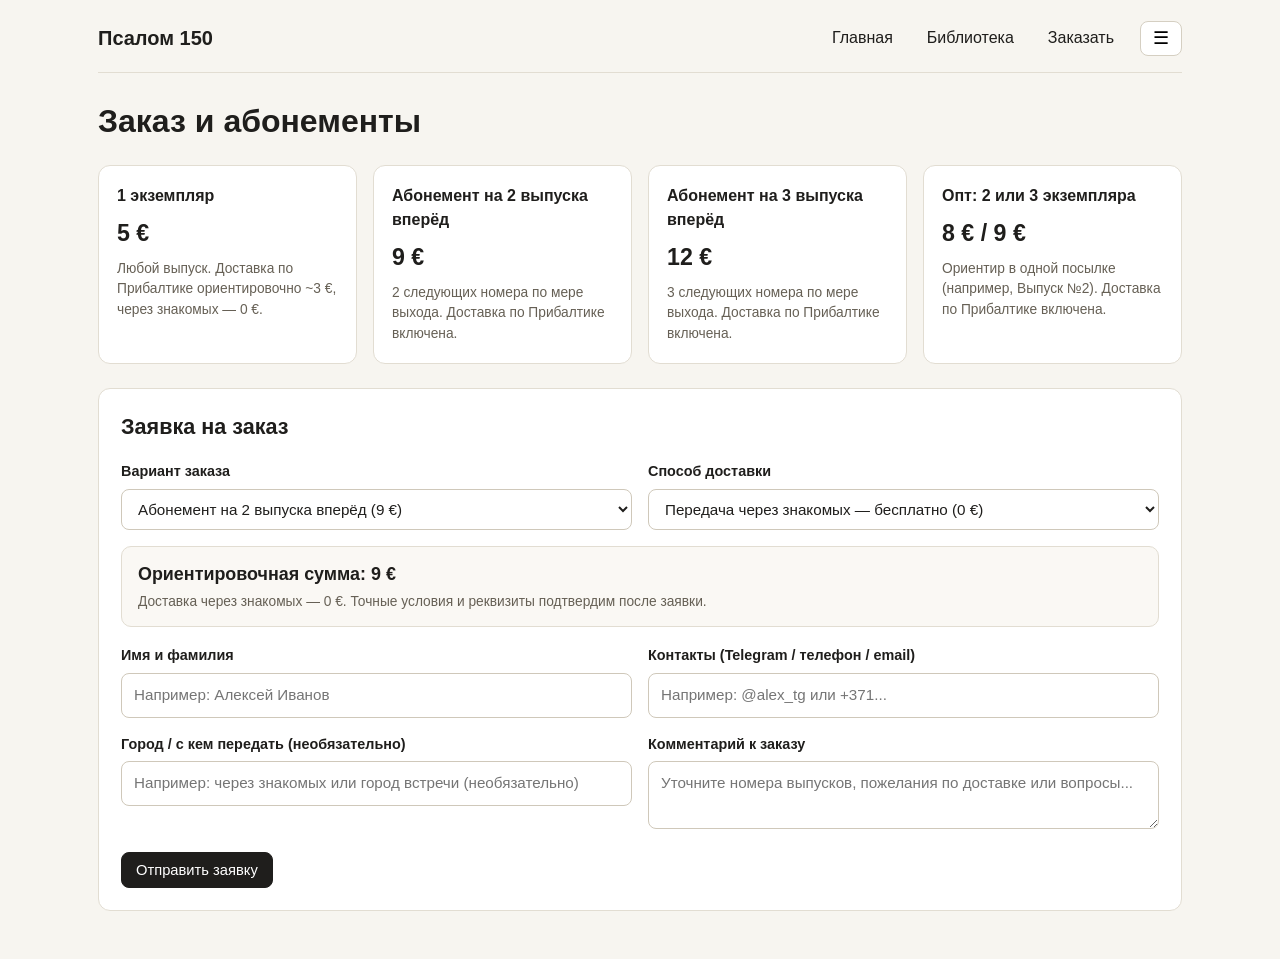
<file: order.html>
<!DOCTYPE html>
<html lang="ru">
<head>
  <meta charset="UTF-8" />
  <meta name="viewport" content="width=device-width, initial-scale=1.0" />
  <title>Заказать — Псалом 150</title>
  <link rel="stylesheet" href="styles.css" />
</head>
<body>
  <div id="drawerBackdrop" class="drawer-backdrop" aria-hidden="true"></div>
  <aside id="sideDrawer" class="drawer" aria-label="Меню навигации" aria-hidden="true">
    <div class="drawer-top">
      <span class="drawer-title">Псалом 150</span>
      <button id="closeDrawerBtn" type="button" class="drawer-close">Закрыть</button>
    </div>
    <div class="drawer-group">
      <div class="drawer-label">Разделы</div>
      <a class="drawer-link" href="index.html"><span>Главная</span><span>→</span></a>
      <a class="drawer-link" href="library.html"><span>Библиотека</span><span>→</span></a>
      <a class="drawer-link" href="library.html#authors-block"><span>Авторы</span><span>→</span></a>
      <a class="drawer-link" href="order.html"><span>Заказать</span><span>→</span></a>
    </div>
    <div class="drawer-group">
      <div class="drawer-label">Выпуски</div>
      <a class="drawer-link" href="issue-4.html"><span>Выпуск №4</span><span>#4</span></a>
      <a class="drawer-link" href="issue-3.html"><span>Выпуск №3</span><span>#3</span></a>
      <a class="drawer-link" href="issue-2.html"><span>Выпуск №2</span><span>#2</span></a>
      <a class="drawer-link" href="issue-1.html"><span>Выпуск №1</span><span>#1</span></a>
    </div>
  </aside>

  <div class="container">
    <header>
      <a href="index.html" class="brand">Псалом 150</a>
      <div class="header-right">
        <div class="top-links">
          <a href="index.html">Главная</a>
          <a href="library.html">Библиотека</a>
          <a href="order.html">Заказать</a>
        </div>
        <button id="openDrawerBtn" type="button" class="menu-btn" aria-label="Открыть меню">☰</button>
      </div>
    </header>

    <h1>Заказ и абонементы</h1>

    <div class="offers-grid">
      <div class="offer-card">
        <div><strong>1 экземпляр</strong></div>
        <div class="offer-price">5 €</div>
        <div class="muted" style="font-size:0.86rem;">Любой выпуск. Доставка по Прибалтике ориентировочно ~3 €, через знакомых — 0 €.</div>
      </div>
      <div class="offer-card">
        <div><strong>Абонемент на 2 выпуска вперёд</strong></div>
        <div class="offer-price">9 €</div>
        <div class="muted" style="font-size:0.86rem;">2 следующих номера по мере выхода. Доставка по Прибалтике включена.</div>
      </div>
      <div class="offer-card">
        <div><strong>Абонемент на 3 выпуска вперёд</strong></div>
        <div class="offer-price">12 €</div>
        <div class="muted" style="font-size:0.86rem;">3 следующих номера по мере выхода. Доставка по Прибалтике включена.</div>
      </div>
      <div class="offer-card">
        <div><strong>Опт: 2 или 3 экземпляра</strong></div>
        <div class="offer-price">8 € / 9 €</div>
        <div class="muted" style="font-size:0.86rem;">Ориентир в одной посылке (например, Выпуск №2). Доставка по Прибалтике включена.</div>
      </div>
    </div>

    <section class="order-panel">
      <h2>Заявка на заказ</h2>
      <form id="orderForm">
        <div class="form-grid">
          <div>
            <label for="offerSelect">Вариант заказа</label>
            <select id="offerSelect" name="offer">
             <!-- Одиночные выпуски подставляются автоматически из HOME_ISSUES в initOrderPage() -->
              <option value="sub_2" data-price="9" data-baltic-free="true" data-label="Абонемент на 2 выпуска вперёд (9 €)">Абонемент на 2 выпуска вперёд (9 €)</option>
              <option value="sub_3" data-price="12" data-baltic-free="true" data-label="Абонемент на 3 выпуска вперёд (12 €)">Абонемент на 3 выпуска вперёд (12 €)</option>
              <option value="bulk_2" data-price="8" data-baltic-free="true" data-label="Опт: 2 экземпляра, например №2 (8 €)">Опт: 2 экземпляра, например №2 (8 €)</option>
              <option value="bulk_3" data-price="9" data-baltic-free="true" data-label="Опт: 3 экземпляра, например №2 (9 €)">Опт: 3 экземпляра, например №2 (9 €)</option>
              <option value="custom" data-price="0" data-baltic-free="false" data-label="Другой вариант / свой запрос">Другой вариант / свой запрос</option>
            </select>
          </div>
          <div>
            <label for="deliverySelect">Способ доставки</label>
            <select id="deliverySelect" name="delivery">
              <option value="friends" data-label="Передача через знакомых (0 €)">Передача через знакомых — бесплатно (0 €)</option>
              <option value="baltic" data-label="По Прибалтике (Omniva, DPD и др.)">Пакомат / курьер по Прибалтике (Omniva, DPD и др.)</option>
              <option value="europe" data-label="Доставка по Европе (~5 € ориентировочно)">Доставка по Европе (~5 € ориентировочно)</option>
              <option value="other" data-label="Другой вариант / уточнить с редакцией">Другой вариант / уточнить с редакцией</option>
            </select>
          </div>
        </div>

        <div id="estimateBox" class="estimate-box">
          <div id="estimateTotal" class="estimate-total">Ориентировочная сумма: 5 €</div>
          <div id="estimateHint" class="muted" style="font-size:0.86rem;">Сумма примерная: точные условия и реквизиты подтвердим после заявки.</div>
        </div>

        <div class="form-grid">
          <div>
            <label for="customerFullName">Имя и фамилия</label>
            <input id="customerFullName" name="fullName" type="text" required placeholder="Например: Алексей Иванов" />
          </div>
          <div>
            <label for="customerContact">Контакты (Telegram / телефон / email)</label>
            <input id="customerContact" name="contact" type="text" required placeholder="Например: @alex_tg или +371..." />
          </div>
        </div>

        <div class="form-grid">
          <div>
            <label id="addressLabel" for="customerAddress">Адрес / пакомат / передача</label>
            <input id="customerAddress" name="address" type="text" placeholder="Например: Рига, пакомат Omniva или передача через знакомых" />
          </div>
          <div>
            <label for="customerNotes">Комментарий к заказу</label>
            <textarea id="customerNotes" name="notes" placeholder="Уточните номера выпусков, пожелания по доставке или вопросы..."></textarea>
          </div>
        </div>

        <button type="submit" class="btn">Отправить заявку</button>
        <div id="formStatus" class="status-msg"></div>
      </form>
    </section>
  </div>

  <script src="app.js"></script>
  <script>initOrderPage();</script>
</body>
</html>
</file>
<file: styles.css>
* {
  box-sizing: border-box;
}

body {
  margin: 0;
  font-family: -apple-system, BlinkMacSystemFont, "Segoe UI", Roboto, Arial, sans-serif;
  background: #f7f5f0;
  color: #1f1e1c;
  line-height: 1.5;
}

a {
  color: #1f1e1c;
}

.container {
  max-width: 1120px;
  margin: 0 auto;
  padding: 20px 18px 48px;
}

header {
  display: flex;
  justify-content: space-between;
  align-items: center;
  gap: 16px;
  padding-bottom: 16px;
  margin-bottom: 24px;
  border-bottom: 1px solid #e2ddd2;
}

.brand {
  font-size: 1.25rem;
  font-weight: 700;
  text-decoration: none;
}

.header-right {
  display: flex;
  align-items: center;
  gap: 16px;
}

.top-links {
  display: flex;
  gap: 14px;
  flex-wrap: wrap;
}

.top-links a {
  text-decoration: none;
  padding: 6px 10px;
  border-radius: 8px;
}

.top-links a:hover {
  background: #eae5da;
}

.menu-btn {
  border: 1px solid #d5cfc2;
  background: #fff;
  border-radius: 8px;
  padding: 6px 12px;
  font-size: 1.1rem;
  cursor: pointer;
}

h1 {
  margin: 0 0 20px;
  font-size: 2rem;
}

h2 {
  margin: 28px 0 14px;
  font-size: 1.35rem;
}

.filter-panel {
  background: #fff;
  border: 1px solid #e2ddd2;
  border-radius: 12px;
  padding: 16px;
}

.filter-grid {
  display: grid;
  grid-template-columns: repeat(auto-fit, minmax(220px, 1fr));
  gap: 14px;
}

.filter-grid label {
  display: block;
  font-size: 0.9rem;
  font-weight: 600;
  margin-bottom: 6px;
}

.filter-grid input,
.filter-grid select {
  width: 100%;
  padding: 9px 12px;
  border: 1px solid #cfc8ba;
  border-radius: 8px;
  background: #fff;
  font-size: 0.95rem;
}

.entries-list,
.issues-grid {
  display: grid;
  grid-template-columns: repeat(auto-fill, minmax(280px, 1fr));
  gap: 16px;
}

.entry-card,
.issue-card {
  background: #fff;
  border: 1px solid #e2ddd2;
  border-radius: 12px;
  padding: 16px;
  display: flex;
  flex-direction: column;
  gap: 10px;
}

.entry-meta {
  font-size: 0.85rem;
  color: #666055;
}

.entry-title,
.issue-card h3 {
  margin: 0;
  font-size: 1.15rem;
}

.entry-author {
  font-size: 0.92rem;
  color: #46423b;
}

.entry-note,
.issue-card p {
  margin: 0;
  font-size: 0.95rem;
  color: #3a3630;
}

.entry-actions {
  margin-top: auto;
  padding-top: 8px;
  display: flex;
  gap: 8px;
  flex-wrap: wrap;
  align-items: center;
}

.btn {
  display: inline-flex;
  align-items: center;
  justify-content: center;
  padding: 8px 14px;
  border-radius: 8px;
  border: 1px solid #1f1e1c;
  background: #1f1e1c;
  color: #fff;
  text-decoration: none;
  font-size: 0.92rem;
  line-height: 1.25;
  cursor: pointer;
  white-space: nowrap;
}

.btn:hover {
  opacity: 0.9;
}

.btn-secondary {
  background: #fff;
  color: #1f1e1c;
  border-color: #cfc8ba;
}

.btn-secondary:hover {
  background: #f3efe6;
  opacity: 1;
}
/* Боковое меню */
.drawer-backdrop {
  display: none;
  position: fixed;
  inset: 0;
  background: rgba(0, 0, 0, 0.45);
  z-index: 900;
}

.drawer-backdrop.open {
  display: block;
}

.drawer {
  position: fixed;
  top: 0;
  right: 0;
  width: min(85vw, 320px);
  height: 100vh;
  background: #fff;
  z-index: 950;
  padding: 20px;
  transform: translateX(100%);
  transition: transform 0.2s ease;
  overflow-y: auto;
}

.drawer.open {
  transform: translateX(0);
}

.drawer-top {
  display: flex;
  justify-content: space-between;
  align-items: center;
  margin-bottom: 20px;
}

.drawer-title {
  font-weight: 700;
  font-size: 1.1rem;
}

.drawer-close {
  border: 1px solid #d5cfc2;
  background: #fff;
  border-radius: 8px;
  padding: 5px 10px;
  cursor: pointer;
}

.drawer-group {
  margin-bottom: 20px;
}

.drawer-label {
  font-size: 0.8rem;
  text-transform: uppercase;
  color: #706a5e;
  margin-bottom: 8px;
}

.drawer-link {
  display: flex;
  justify-content: space-between;
  padding: 8px 4px;
  text-decoration: none;
  border-bottom: 1px solid #f0ece3;
}

/* Модальное окно чтения и предпросмотра аккордов */
.reader-modal {
  display: none;
  position: fixed;
  inset: 0;
  z-index: 1000;
}

.reader-modal.open {
  display: block;
}

.reader-backdrop {
  position: fixed;
  inset: 0;
  background: rgba(0, 0, 0, 0.58);
}

.reader-dialog {
  position: relative;
  z-index: 1001;
  width: min(94vw, 1140px);
  height: min(92vh, 920px);
  max-height: 92vh;
  margin: 4vh auto;
  background: #fff;
  border-radius: 14px;
  padding: 24px 28px;
  display: flex;
  flex-direction: column;
  gap: 16px;
  overflow: hidden;
  box-shadow: 0 24px 60px rgba(0, 0, 0, 0.28);
}

.reader-header {
  display: flex;
  justify-content: space-between;
  align-items: flex-start;
  gap: 16px;
  border-bottom: 1px solid #e6e2d8;
  padding-bottom: 14px;
  flex-shrink: 0;
}

.reader-body {
  flex: 1 1 auto;
  min-height: 0;
  overflow-y: auto;
  padding-right: 8px;
  line-height: 1.7;
  font-size: 1.05rem;
}

.reader-body p {
  margin: 0 0 14px;
  max-width: 78ch;
  white-space: pre-line;
}

.reader-body:empty::before {
  content: "Материал представлен в виде нот, аккордов и PDF-файлов.";
  display: block;
  padding: 16px 18px;
  border: 1px solid #e2ddd2;
  border-radius: 10px;
  background: #faf8f4;
  color: #575249;
  font-size: 0.96rem;
}

.reader-footer {
  border-top: 1px solid #e6e2d8;
  padding-top: 14px;
  display: flex;
  justify-content: flex-end;
  gap: 8px;
  flex-wrap: wrap;
  flex-shrink: 0;
}

/* Блок аккордов и предпросмотра страниц */
.chords-sheet-block {
  margin: 14px 0;
  padding: 14px;
  border: 1px solid #e2ddd2;
  border-radius: 12px;
  background: #faf8f4;
}

.chords-image-trigger {
  display: block;
  width: 100%;
  padding: 0;
  border: 1px solid #e2ddd2;
  border-radius: 10px;
  overflow: hidden;
  background: #fff;
  cursor: zoom-in;
  transition: box-shadow 0.15s ease, border-color 0.15s ease;
}

.chords-image-trigger:hover {
  border-color: #bfb7a6;
  box-shadow: 0 6px 18px rgba(0, 0, 0, 0.08);
}

.chords-image-trigger img {
  display: block;
  max-width: 100%;
  width: 100%;
  height: auto;
  object-fit: contain;
}

.chords-sheet-note {
  margin: 10px 0 0;
  font-size: 0.92rem;
  color: #575249;
}

.chords-sheet-actions {
  margin-top: 12px;
  display: flex;
  gap: 8px;
  flex-wrap: wrap;
}

.drawer-btn-link {
  width: 100%;
  background: transparent;
  border: 0;
  border-bottom: 1px solid #f0ece3;
  font: inherit;
  color: inherit;
  text-align: left;
  cursor: pointer;
}

.issue-card {
  cursor: pointer;
  transition: transform 0.15s ease, box-shadow 0.15s ease;
}

.issue-card:hover {
  transform: translateY(-2px);
  box-shadow: 0 8px 20px rgba(0, 0, 0, 0.06);
}

.issue-cover-wrap {
  width: 100%;
  aspect-ratio: 3 / 4;
  border-radius: 8px;
  overflow: hidden;
  background: #efece4;
  margin-bottom: 6px;
}

.issue-cover-img {
  width: 100%;
  height: 100%;
  object-fit: cover;
  display: block;
}

/* Полноэкранный просмотрщик выпусков */
.issue-viewer {
  display: none;
  position: fixed;
  inset: 0;
  z-index: 2000;
  background: #141311;
  color: #f7f5f0;
  flex-direction: column;
}

.issue-viewer.open {
  display: flex;
}

.issue-viewer-hover-zone {
  position: fixed;
  top: 0;
  left: 0;
  right: 0;
  height: 44px;
  z-index: 2005;
  pointer-events: auto;
}

.issue-viewer-topbar {
  position: fixed;
  top: 0;
  left: 0;
  right: 0;
  z-index: 2010;
  display: flex;
  justify-content: space-between;
  align-items: center;
  gap: 12px;
  padding: 12px 18px;
  background: rgba(30, 28, 25, 0.96);
  backdrop-filter: blur(6px);
  border-bottom: 1px solid #332f2a;
  flex-wrap: wrap;
  transform: translateY(-100%);
  transition: transform 0.2s ease;
}

.issue-viewer-hover-zone:hover + .issue-viewer-topbar,
.issue-viewer-topbar:hover,
.issue-viewer-topbar:focus-within,
.issue-viewer.topbar-visible .issue-viewer-topbar {
  transform: translateY(0);
}

.issue-viewer-title-wrap {
  display: flex;
  align-items: center;
  gap: 12px;
}

.issue-viewer-page-info {
  font-size: 0.92rem;
  color: #cfc8ba;
}

.issue-viewer-controls {
  display: flex;
  align-items: center;
  gap: 8px;
  flex-wrap: wrap;
}

.viewer-btn {
  padding: 7px 12px;
  border-radius: 8px;
  border: 1px solid #4a453d;
  background: #2b2824;
  color: #f7f5f0;
  font-size: 0.9rem;
  cursor: pointer;
}

.viewer-btn:hover:not(:disabled) {
  background: #3b3731;
}

.viewer-btn:disabled {
  opacity: 0.45;
  cursor: default;
}

.issue-viewer-stage {
  flex: 1 1 auto;
  min-height: 0;
  width: 100%;
  height: 100%;
  display: flex;
  align-items: safe center;
  justify-content: safe center;
  padding: 16px;
  overflow: auto;
  position: relative;
}

.issue-viewer-pages {
  display: inline-flex;
  align-items: center;
  justify-content: center;
  gap: 14px;
  margin: auto;
  transition: transform 0.16s ease-out;
}

.issue-page-image {
  display: block;
  max-width: min(92vw, 1100px);
  max-height: calc(100vh - 48px);
  width: auto;
  height: auto;
  object-fit: contain;
  box-shadow: 0 18px 45px rgba(0, 0, 0, 0.55);
  border-radius: 4px;
  cursor: zoom-in;
  user-select: none;
  -webkit-user-drag: none;
}

.issue-viewer-stage.spread-mode .issue-page-image {
  max-width: min(46vw, 720px);
  max-height: calc(100vh - 48px);
}

.issue-viewer-stage.single-slot .issue-page-image {
  max-width: min(74vw, 920px);
  max-height: calc(100vh - 48px);
}

.issue-viewer-stage.is-zoomed {
  display: block;
  text-align: left;
  overflow: auto;
  user-select: none;
}

.issue-viewer-stage.is-zoomed .issue-viewer-pages {
  display: inline-flex;
}

.issue-viewer-stage.is-zoomed .issue-page-image {
  display: inline-block;
  margin: 0;
  vertical-align: middle;
  cursor: grab;
  flex-shrink: 0;
  transition: none;
}

.issue-viewer-stage.is-zoomed .issue-page-image:active,
.issue-viewer-stage.is-zoomed.is-dragging .issue-page-image {
  cursor: grabbing;
}

.issue-viewer-status {
  position: fixed;
  bottom: 14px;
  left: 50%;
  transform: translateX(-50%);
  background: rgba(20, 19, 17, 0.85);
  color: #f7f5f0;
  padding: 6px 12px;
  border-radius: 8px;
  font-size: 0.88rem;
  z-index: 2015;
}

.issue-viewer-status:empty {
  display: none;
}

/* Баннер заказа на главной и соцсети */
.order-banner {
  margin-top: 24px;
}

.order-banner-link {
  display: flex;
  justify-content: space-between;
  align-items: center;
  padding: 16px 20px;
  background: #fff;
  border: 1px solid #e2ddd2;
  border-radius: 12px;
  text-decoration: none;
  font-weight: 600;
  font-size: 1.05rem;
  transition: transform 0.15s ease, box-shadow 0.15s ease, background 0.15s ease;
}

.order-banner-link:hover {
  background: #faf8f4;
  transform: translateY(-1px);
  box-shadow: 0 6px 18px rgba(0, 0, 0, 0.05);
}

.social-bar {
  margin-top: 24px;
  padding-top: 18px;
  border-top: 1px solid #e2ddd2;
  display: flex;
  gap: 10px;
  flex-wrap: wrap;
}

.social-icon-btn {
  display: inline-flex;
  align-items: center;
  justify-content: center;
  width: 42px;
  height: 42px;
  border-radius: 10px;
  background: #fff;
  color: #1f1e1c;
  border: 1px solid #e2ddd2;
  text-decoration: none;
  transition: background 0.15s ease, border-color 0.15s ease, transform 0.15s ease;
}

.social-icon-btn:hover {
  background: #eae5da;
  border-color: #cfc8ba;
  transform: translateY(-1px);
}

.social-svg {
  width: 20px;
  height: 20px;
  display: block;
  flex-shrink: 0;
}

/* Страница заказа (order.html) */
.muted {
  color: #666055;
}

.offers-grid {
  display: grid;
  grid-template-columns: repeat(auto-fit, minmax(230px, 1fr));
  gap: 16px;
  margin-bottom: 24px;
}

.offer-card {
  background: #fff;
  border: 1px solid #e2ddd2;
  border-radius: 12px;
  padding: 18px;
  display: flex;
  flex-direction: column;
  gap: 8px;
}

.offer-price {
  font-size: 1.45rem;
  font-weight: 700;
  color: #1f1e1c;
}

.order-panel {
  background: #fff;
  border: 1px solid #e2ddd2;
  border-radius: 12px;
  padding: 22px;
}

.order-panel h2 {
  margin: 0 0 18px;
}

.form-grid {
  display: grid;
  grid-template-columns: repeat(2, minmax(0, 1fr));
  gap: 16px;
  margin-bottom: 16px;
}

.form-grid label {
  display: block;
  font-size: 0.9rem;
  font-weight: 600;
  margin-bottom: 6px;
}

.form-grid input,
.form-grid select,
.form-grid textarea {
  width: 100%;
  padding: 10px 12px;
  border: 1px solid #cfc8ba;
  border-radius: 8px;
  background: #fff;
  color: #1f1e1c;
  font: inherit;
  font-size: 0.95rem;
}

.form-grid input:focus,
.form-grid select:focus,
.form-grid textarea:focus {
  outline: none;
  border-color: #1f1e1c;
  background: #fdfcf9;
}

.form-grid textarea {
  min-height: 44px;
  resize: vertical;
}

.estimate-box {
  background: #faf8f4;
  border: 1px solid #e2ddd2;
  border-radius: 10px;
  padding: 14px 16px;
  margin-bottom: 18px;
  display: flex;
  flex-direction: column;
  gap: 4px;
}

.estimate-total {
  font-size: 1.12rem;
  font-weight: 700;
}

.status-msg {
  margin-top: 12px;
  font-size: 0.94rem;
  color: #3a3630;
}

.status-msg:empty {
  display: none;
}

@media (max-width: 640px) {
  .reader-dialog {
    width: 96vw;
    height: 94vh;
    max-height: 94vh;
    margin: 3vh auto;
    padding: 16px;
  }

  .top-links {
    display: none;
  }
  
  .form-grid {
    grid-template-columns: 1fr;
  }

  .order-panel {
    padding: 16px;
  }
}

@media (max-width: 480px) {
  .entry-actions .btn {
    padding: 7px 10px;
    font-size: 0.85rem;
  }

  .chords-sheet-block {
    padding: 10px;
  }
}
</file>
